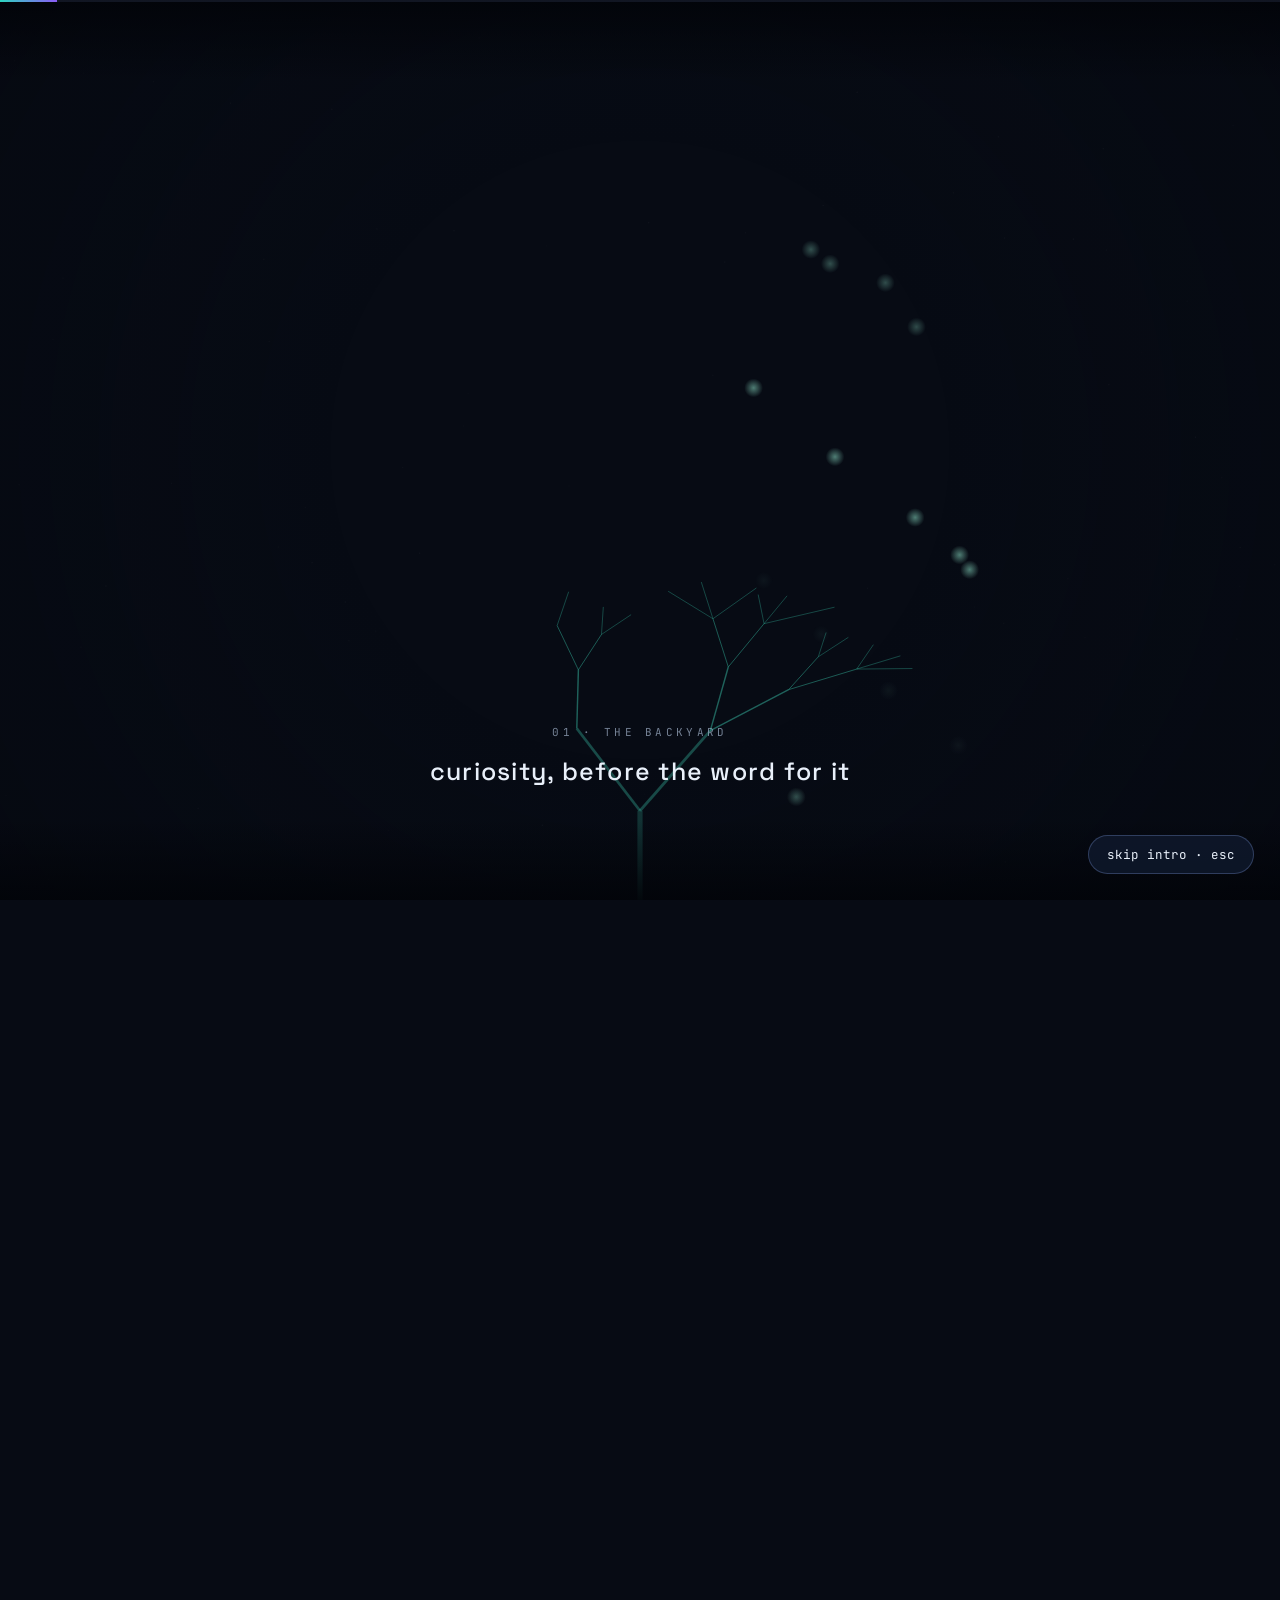
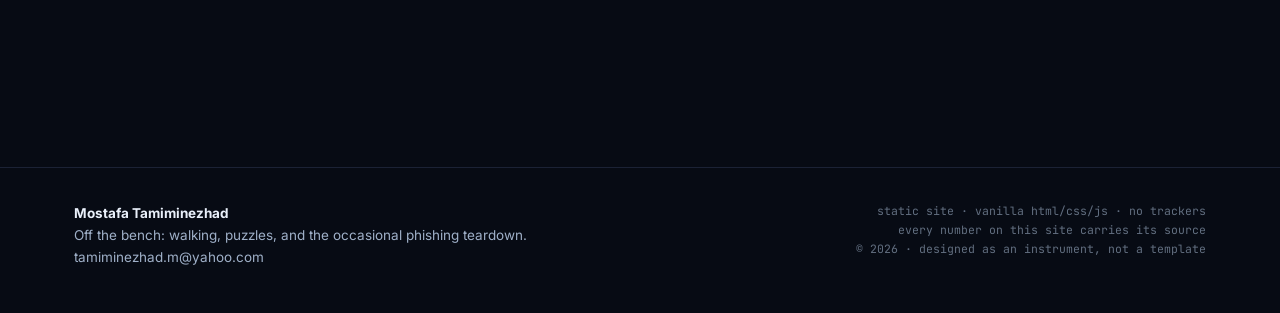
<file: index.html>
<!DOCTYPE html>
<html lang="en">
<head>
<meta charset="UTF-8">
<meta name="viewport" content="width=device-width, initial-scale=1">
<title>Mostafa Tamiminezhad — Computational Biologist · Multi-Modal Data Analytics</title>
<meta name="description" content="Portfolio of Mostafa Tamiminezhad: bioinformatics, AI in medicine, digital pathology, survival modeling and teaching. From virus genomes to patient outcomes.">
<meta name="theme-color" content="#070b14">
<meta property="og:title" content="Mostafa Tamiminezhad — Computational Biologist">
<meta property="og:description" content="I teach machines to read biology — from virus genomes to patient outcomes.">
<meta property="og:image" content="assets/images/og.png">
<meta property="og:type" content="website">
<link rel="icon" type="image/svg+xml" href="assets/images/favicon.svg">
<link rel="preconnect" href="https://fonts.googleapis.com">
<link rel="preconnect" href="https://fonts.gstatic.com" crossorigin>
<link href="https://fonts.googleapis.com/css2?family=Space+Grotesk:wght@500;700&family=Inter:wght@400;500;700&family=JetBrains+Mono:wght@400;500&display=swap" rel="stylesheet">
<link rel="stylesheet" href="assets/css/style.css">
</head>
<body>
<a class="skip-link" href="#main">Skip to content</a>

<div class="film" id="film" role="dialog" aria-label="Introductory film — press Escape or the skip button to jump to the portfolio">
  <canvas id="film-canvas"></canvas>
  <div class="film-caps">
    <div class="film-cap"><span class="k">01 · the backyard</span><b>curiosity, before the word for it</b></div>
    <div class="film-cap"><span class="k">02 · the first craft</span><b>motion design, self-taught</b></div>
    <div class="film-cap"><span class="k">03 · the convergence</span><b>two languages, one question</b></div>
    <div class="film-cap"><span class="k">04 · the lens</span><b>teaching the microscope to see</b></div>
    <div class="film-cap"><span class="k">05 · the call</span><b>88 references → one calibrated subtype</b></div>
    <div class="film-cap"><span class="k">06 · the outcome</span><b>from cohort → clinic</b></div>
  </div>
  <div class="film-title film-cap">
    <div class="mono-tag">Multi-Modal Data Analytics</div>
    <h2>MOSTAFA<br>TAMIMINEZHAD</h2>
    <p class="chain">sequence → subtype → transcript → image → outcome → person</p>
  </div>
  <div class="prog"><i id="film-prog"></i></div>
  <button class="skip" type="button">skip intro · esc</button>
</div>

<header class="site">
  <div class="wrap nav">
    <a class="brand" href="index.html"><span class="mark">MT</span><span class="who">Mostafa <span>Tamiminezhad</span></span></a>
    <button class="nav-burger" aria-expanded="false" aria-controls="navlinks" aria-label="Toggle navigation menu">☰</button>
    <nav class="nav-links" id="navlinks" aria-label="Primary">
      <a href="index.html" aria-current="page">Work</a>
      <a href="story.html">Story</a>
      <a href="projects.html">Projects</a>
      <a href="teaching.html">Teaching</a>
      <a href="credentials.html">Credentials</a>
      <a class="nav-cta" href="credentials.html#contact">Contact</a>
    </nav>
  </div>
</header>

<main id="main">
  <div class="wrap">
    <section class="hero">
      <div class="reveal" style="--d:.05s">
        <span class="kicker">Multi-Modal Data Analytics</span>
        <h1 class="name">Mostafa<br><span class="grad">Tamiminezhad</span></h1>
        <p class="headline">I teach machines to read biology — from virus genomes to patient outcomes.</p>
        <p class="subline">bioinformatics · digital pathology · survival modeling · teaching</p>
        <div class="chips">
          <span class="chip c-teal">BK virus → calibrated classifier</span>
          <span class="chip c-teal">kidney transcriptomics</span>
          <span class="chip c-amber">500-patient CKD portal</span>
          <span class="chip c-violet">H&amp;E slides → attention heatmaps</span>
          <span class="chip c-rose">Persian-language lecturer</span>
        </div>
        <div class="cta-row">
          <a class="btn primary" href="projects.html">Explore the projects</a>
          <a class="btn ghost" href="story.html">Read the full story →</a>
        </div>
      </div>
      <div class="hero-side reveal" style="--d:.22s">
        <div class="showcase hero-size">
          <canvas id="capsid"></canvas>
          <div class="hud">
            <span class="mode">COHORT · 500 patients</span>
            <span class="hint">drag to disturb · ← → to change mode</span>
          </div>
        </div>
        <div class="instrument-info" id="instrument-info"></div>
      </div>
    </section>

    <div class="stat-strip reveal" id="stat-strip" style="--d:.34s"></div>

    <section class="block">
      <div class="block-head reveal">
        <h2>Featured work</h2>
        <p>Three artifacts that show the whole ladder: clinical deployment, genomic machine learning, and reproduction-grade transcriptomics.</p>
      </div>
      <div class="grid-3" id="featured"></div>
      <p class="reveal" style="margin-top:22px"><a href="projects.html">All projects, with full metric rows and provenance →</a></p>
    </section>

    <section class="block">
      <div class="block-head reveal">
        <h2>The classifier that learned to see subtypes</h2>
        <p>Version 2 of the BK polyomavirus pipeline rebuilt preprocessing around explicit k-mer vocabularies and pushed cross-validated balanced accuracy from 0.817 to 0.896 — with the tie honestly disclosed.</p>
      </div>
      <div class="viz reveal" id="viz-ladder" aria-label="Interactive chart: model accuracy ladder"></div>
      <div class="prov reveal">source · BK-Virus-Subtype-Classification README v2.1.0 · LOOCV balanced accuracy · random_state=42 · fig14 publishes decision boundaries of seven model families in the PCA plane</div>
    </section>

    <section class="block story-band">
      <div class="block-head reveal">
        <h2>Eight chapters, one instrument</h2>
        <p>A backyard full of insects, a bankrupted family business, a coffee roaster's shift, a motion-design freelance career — and the research center where all of it converged.</p>
      </div>
      <div class="grid-3">
        <a class="story-card reveal" href="story.html#ch-2" style="--d:.05s">
          <span class="ch-year">2018–2019</span>
          <h3>Medicine admitted, life interrupted</h3>
          <p>Gold medal in Oman, admission to medicine in the UAE — then the bankruptcy that sent the family home.</p>
          <span class="go-line">chapter 02 →</span>
        </a>
        <a class="story-card reveal" href="story.html#ch-6" style="--d:.12s">
          <span class="ch-year">2022–2024</span>
          <h3>Teaching what he wished he'd had</h3>
          <p>From a poster-session observation to book clubs, a university TA role, and a nine-lecture course in Persian.</p>
          <span class="go-line">chapter 06 →</span>
        </a>
        <a class="story-card reveal" href="story.html#ch-8" style="--d:.19s">
          <span class="ch-year">horizon</span>
          <h3>A decision-support knowledge base</h3>
          <p>The long game: time-to-event frameworks carried all the way into clinical pipelines, at home.</p>
          <span class="go-line">chapter 08 →</span>
        </a>
      </div>
      <p class="reveal" style="margin-top:22px"><a href="story.html">Read the long way to the lens, all eight chapters →</a></p>
    </section>

    <section class="block">
      <div class="block-head reveal">
        <h2>From the manuscript drawer</h2>
        <p>Eight publication records — in press, under review, in progress. Three of them define the current edge.</p>
      </div>
      <div class="pub-list compact" id="pub-teaser"></div>
      <p class="reveal" style="margin-top:18px"><a href="credentials.html">The full verified record — publications, awards, certifications →</a></p>
    </section>

    <section class="block">
      <div class="block-head reveal">
        <h2>Channels</h2>
        <p>Code, credentials, lectures and field notes — each channel is a different surface of the same practice.</p>
      </div>
      <div class="grid-3" data-channels></div>
    </section>
  </div>
</main>

<footer class="site">
  <div class="wrap cols">
    <div>
      <b style="color:var(--ink)">Mostafa Tamiminezhad</b><br>
      <span id="human-line"></span><br>
      <a href="mailto:tamiminezhad.m@yahoo.com">tamiminezhad.m@yahoo.com</a>
    </div>
    <div class="mono" style="text-align:right">
      static site · vanilla html/css/js · no trackers<br>
      every number on this site carries its source<br>
      © <span id="yr"></span> · designed as an instrument, not a template
    </div>
  </div>
</footer>

<noscript><style>.reveal{opacity:1 !important;transform:none !important}</style></noscript>
<noscript>
  <div class="noscript-facts">
    <h2>Mostafa Tamiminezhad</h2>
    <p>Computational biologist and AI researcher. Research assistant at the Shiraz Transplant Research Center — multi-modal data integration for precision medicine: deep learning models that fuse medical imaging and genomics to predict disease outcomes.</p>
    <p>Publications: 8 records (in press · under review · in progress) across cancer genomics, BK polyomavirus, kidney tissue engineering and digital pathology AI.</p>
    <p>Highlights: BK virus subtype classifier (CV balanced accuracy 0.896) · 8,596 DEGs reproduced from GSE58438 · 500-patient CKD survival portal · 112 VP1 reference sequences · 9-lecture Persian bioinformatics course · Best AI-Driven Startup Idea (Doctor in Pocket) · Gold Medal, National University of Oman Science Fair.</p>
    <p>Contact: tamiminezhad.m@yahoo.com · github.com/M7tnj · linkedin.com/in/mostafa-tamiminezhad · youtube.com/@adatadoc · instagram.com/oncology.ai · kaggle.com/mostafatamiminezhad · ORCID 0000-0001-7219-7613</p>
  </div>
</noscript>

<script type="module" src="assets/js/main.js"></script>
<script type="module" src="assets/js/showpiece.js"></script>
<script type="module" src="assets/js/intro.js"></script>
</body>
</html>
</file>
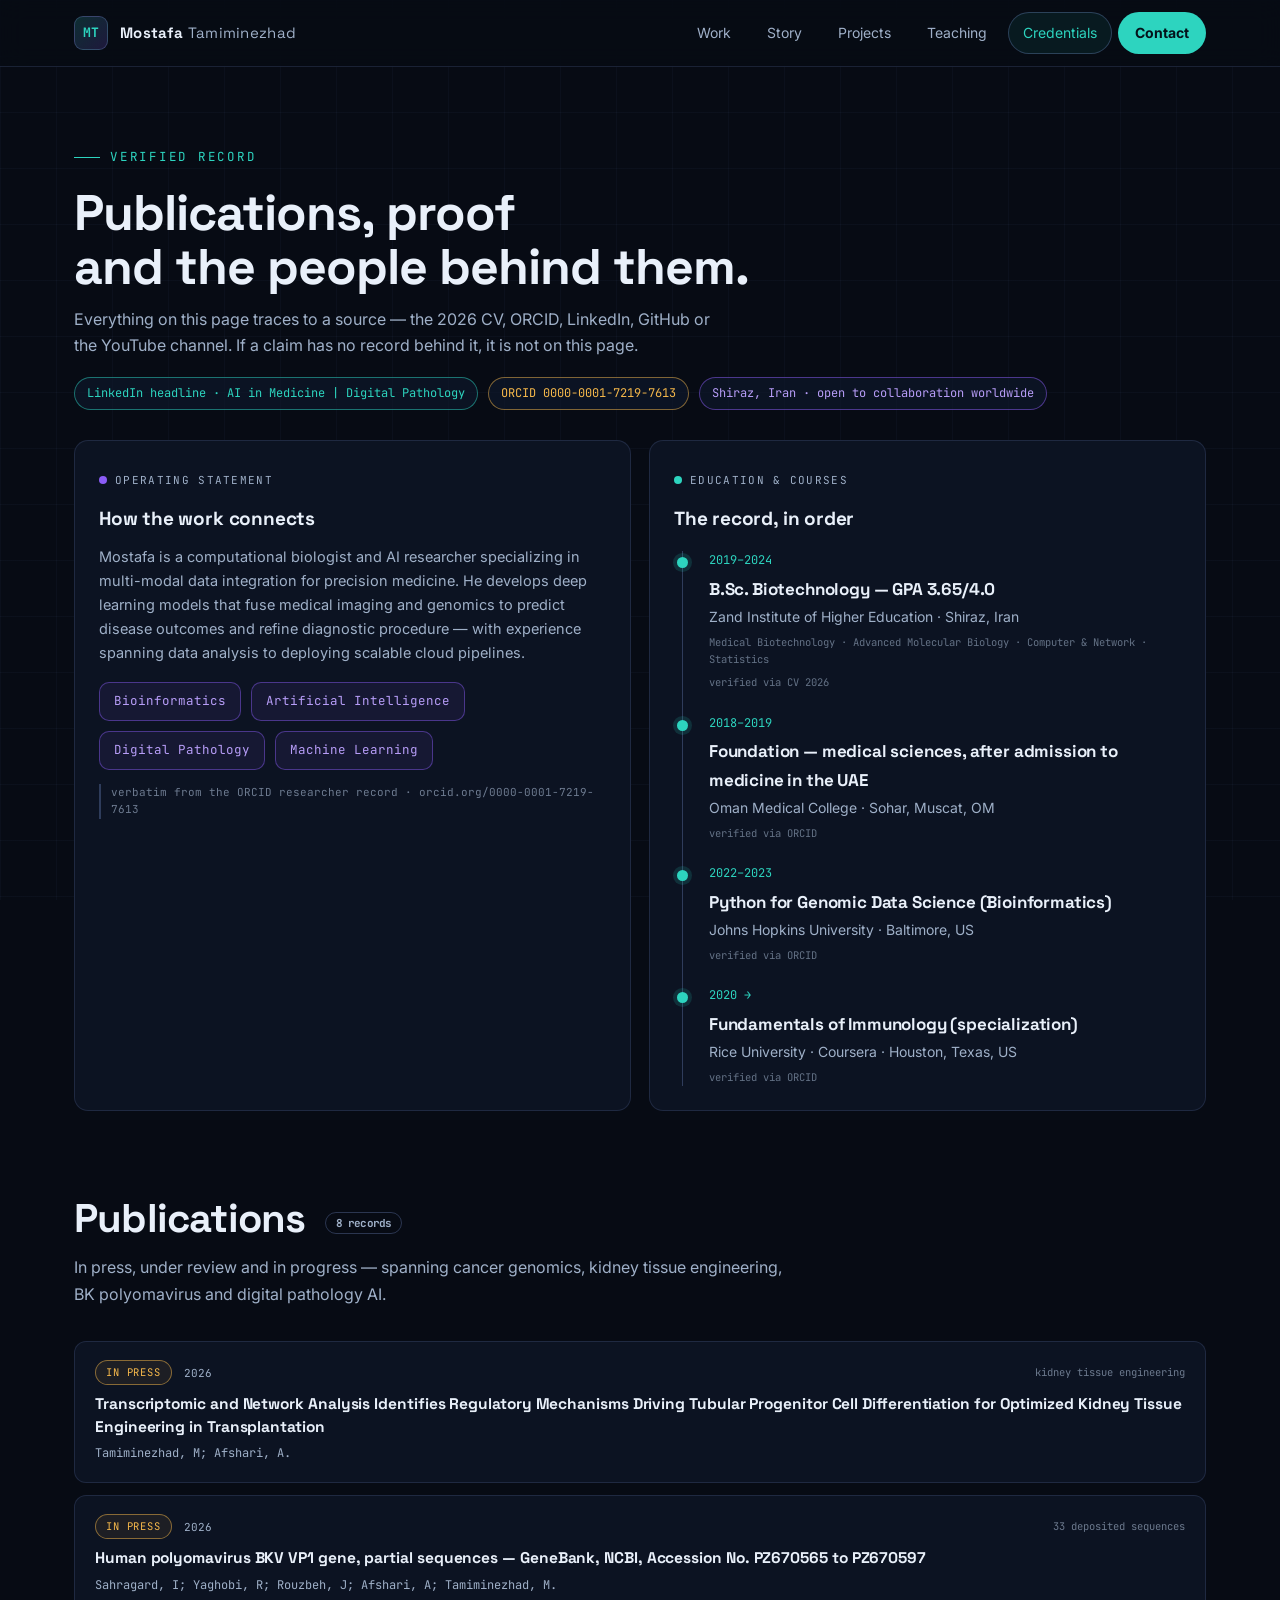
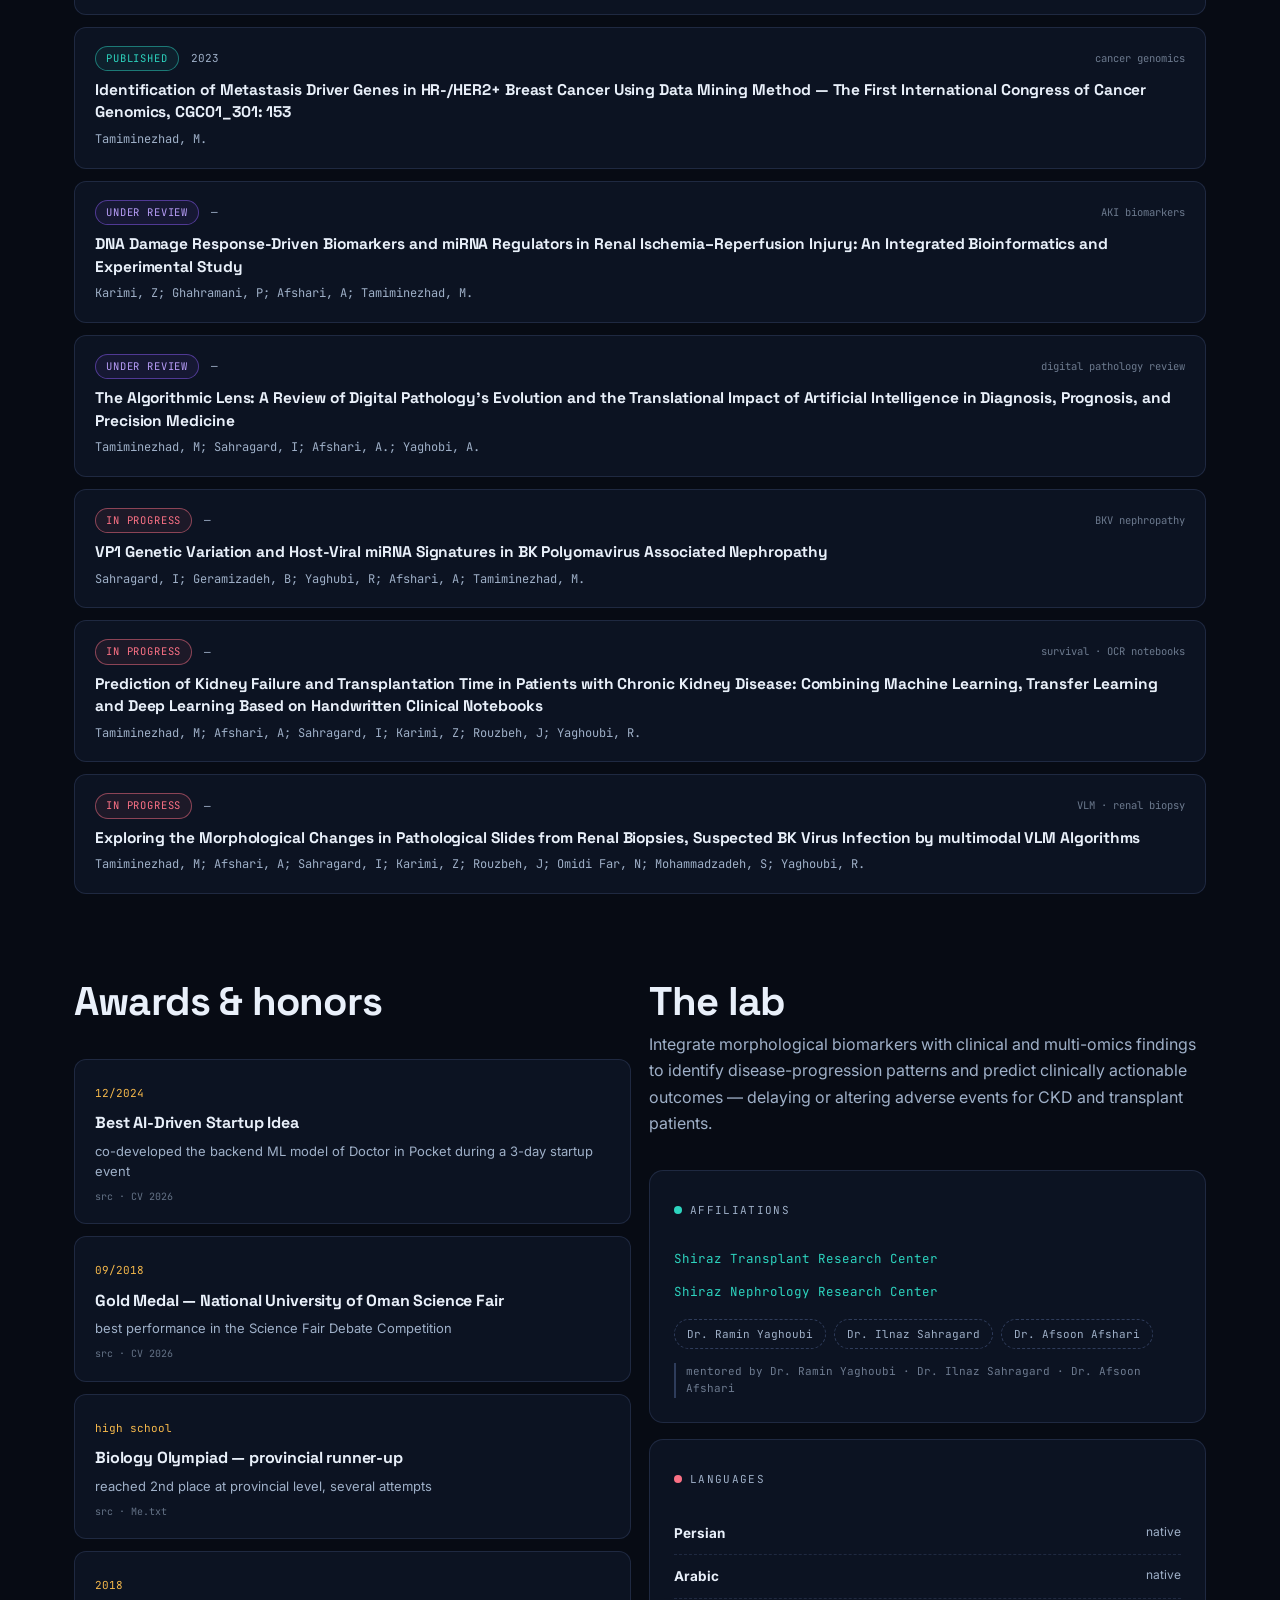
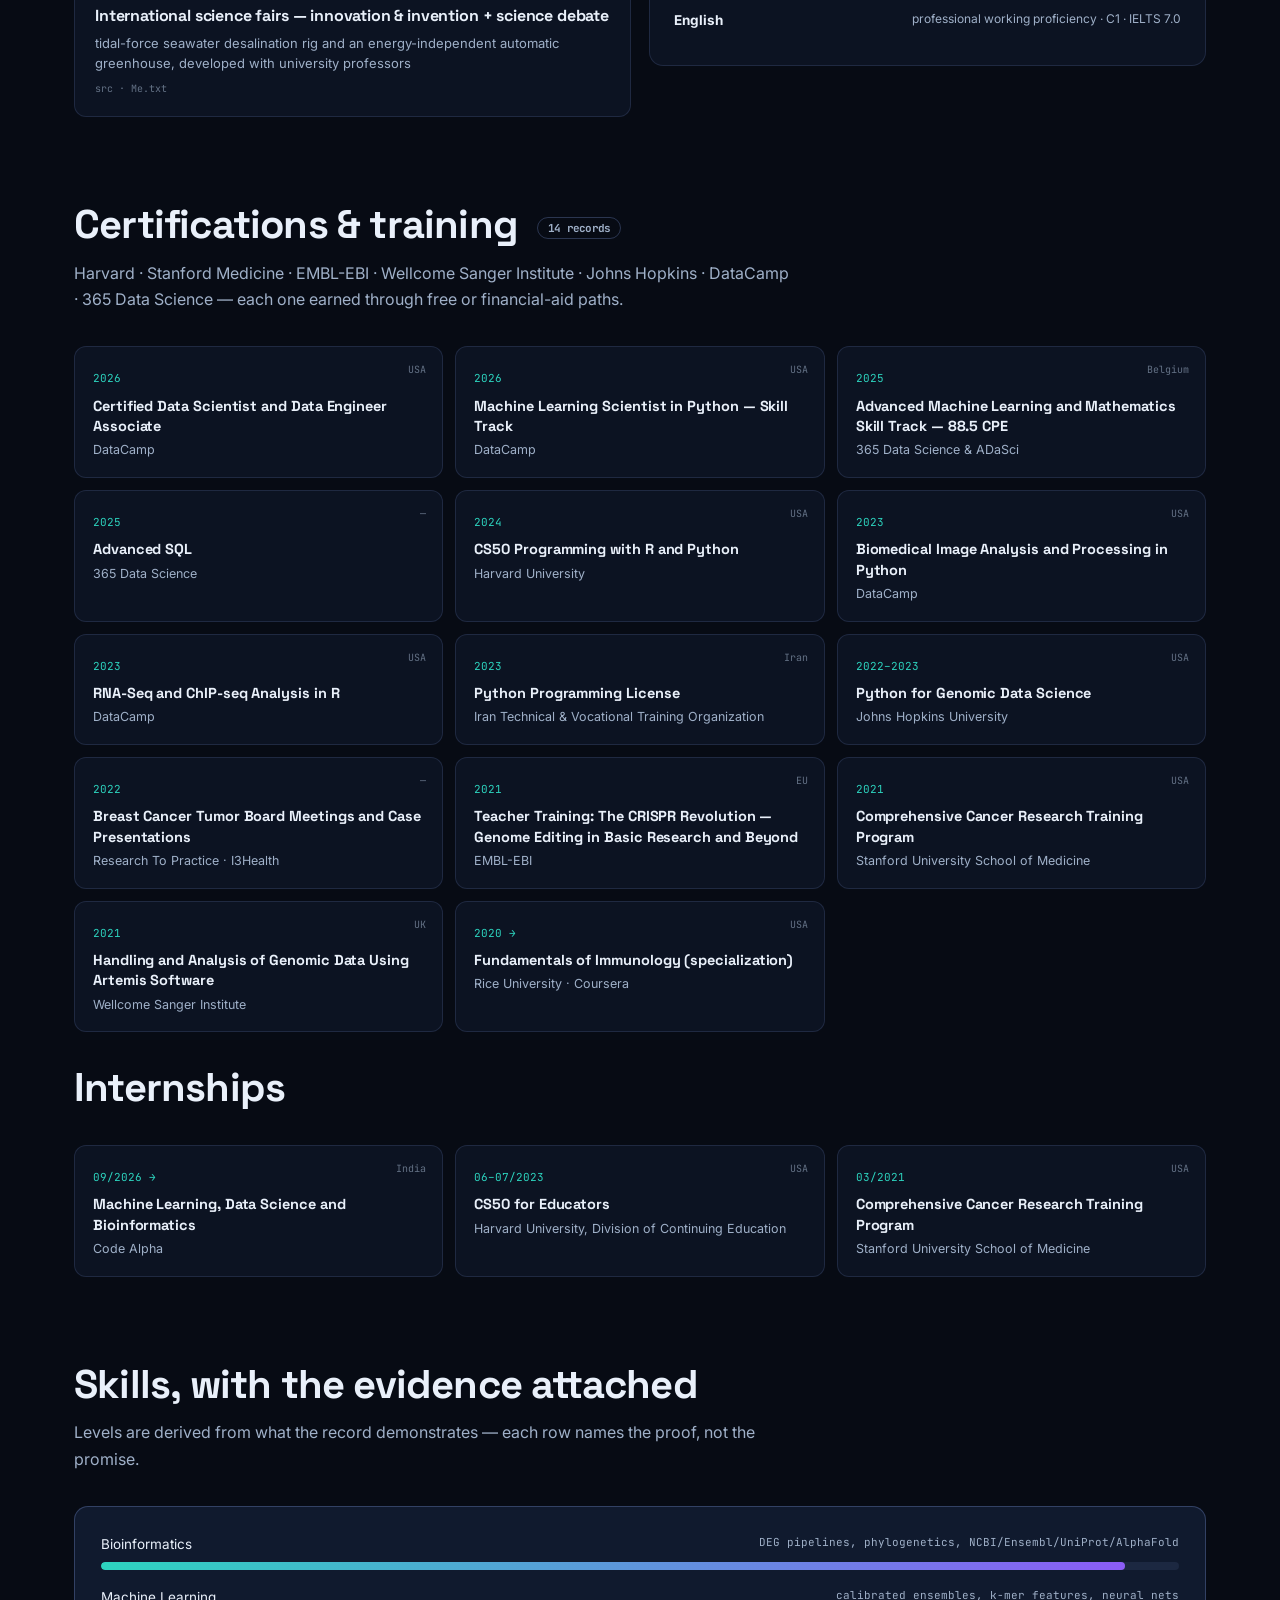
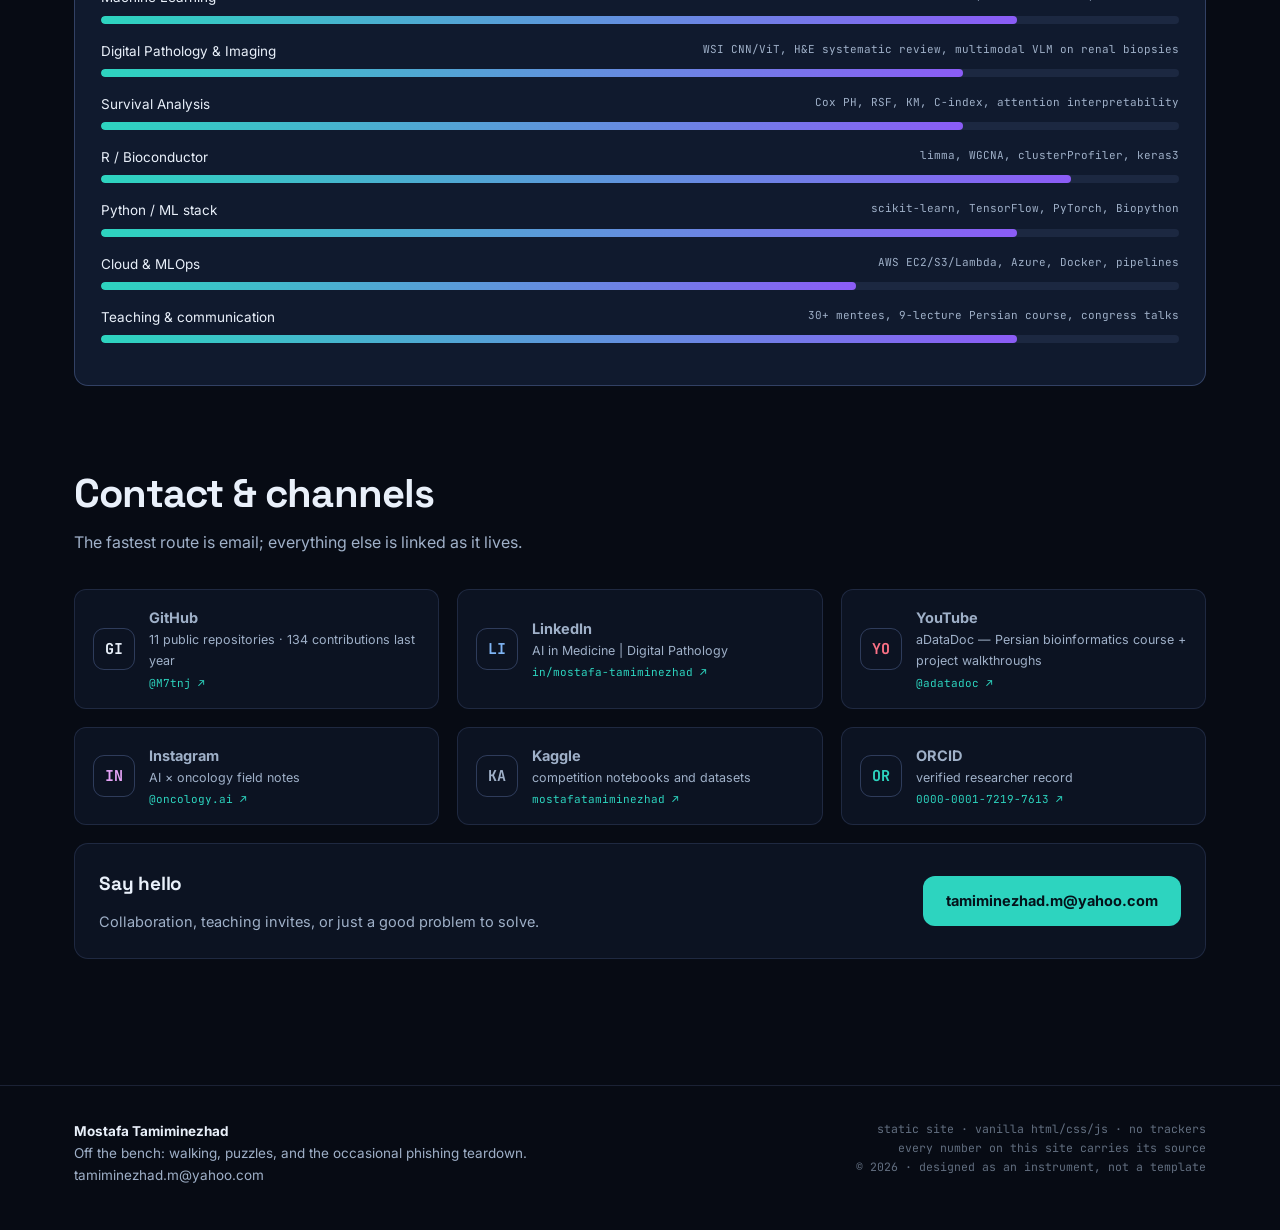
<file: credentials.html>
<!DOCTYPE html>
<html lang="en">
<head>
<meta charset="UTF-8">
<meta name="viewport" content="width=device-width, initial-scale=1">
<title>Credentials — Mostafa Tamiminezhad</title>
<meta name="description" content="Verified record: publications in press and review, awards, certifications from Harvard, Stanford, EMBL-EBI and the Wellcome Sanger Institute, skills evidence and contact channels.">
<meta name="theme-color" content="#070b14">
<meta property="og:title" content="Credentials — Mostafa Tamiminezhad">
<meta property="og:description" content="Publications, awards, certifications, skills evidence and contact.">
<meta property="og:image" content="assets/images/og.png">
<link rel="icon" type="image/svg+xml" href="assets/images/favicon.svg">
<link rel="preconnect" href="https://fonts.googleapis.com">
<link rel="preconnect" href="https://fonts.gstatic.com" crossorigin>
<link href="https://fonts.googleapis.com/css2?family=Space+Grotesk:wght@500;700&family=Inter:wght@400;500;700&family=JetBrains+Mono:wght@400;500&display=swap" rel="stylesheet">
<link rel="stylesheet" href="assets/css/style.css">
  <noscript><style>.reveal{opacity:1 !important;transform:none !important}</style></noscript>
</head>
<body>
<a class="skip-link" href="#main">Skip to content</a>

<header class="site">
  <div class="wrap nav">
    <a class="brand" href="index.html"><span class="mark">MT</span><span class="who">Mostafa <span>Tamiminezhad</span></span></a>
    <button class="nav-burger" aria-expanded="false" aria-controls="navlinks" aria-label="Toggle navigation menu">☰</button>
    <nav class="nav-links" id="navlinks" aria-label="Primary">
      <a href="index.html">Work</a>
      <a href="story.html">Story</a>
      <a href="projects.html">Projects</a>
      <a href="teaching.html">Teaching</a>
      <a href="credentials.html" aria-current="page">Credentials</a>
      <a class="nav-cta" href="#contact">Contact</a>
    </nav>
  </div>
</header>

<main id="main">
  <div class="wrap">
    <section class="page-head">
      <span class="kicker">Verified record</span>
      <h1>Publications, proof<br>and the people behind them.</h1>
      <p>Everything on this page traces to a source — the 2026 CV, ORCID, LinkedIn, GitHub or the YouTube channel. If a claim has no record behind it, it is not on this page.</p>
      <div class="kw-row" id="cred-chips"></div>
    </section>

    <section class="block" style="padding-top:16px">
      <div class="grid-2">
        <div class="card reveal">
          <span class="case-tag t-violet">operating statement</span>
          <h3>How the work connects</h3>
          <p style="margin-top:8px">Mostafa is a computational biologist and AI researcher specializing in multi-modal data integration for precision medicine. He develops deep learning models that fuse medical imaging and genomics to predict disease outcomes and refine diagnostic procedure — with experience spanning data analysis to deploying scalable cloud pipelines.</p>
          <div class="kw-row" id="keywords"></div>
          <div class="prov">verbatim from the ORCID researcher record · orcid.org/0000-0001-7219-7613</div>
        </div>
        <div class="card reveal" style="--d:.1s">
          <span class="case-tag">education &amp; courses</span>
          <h3>The record, in order</h3>
          <div class="timeline" id="edu-timeline" style="margin-top:16px"></div>
        </div>
      </div>
    </section>

    <section class="block" style="padding-top:0">
      <div class="block-head reveal">
        <h2>Publications <span class="count-chip">8 records</span></h2>
        <p>In press, under review and in progress — spanning cancer genomics, kidney tissue engineering, BK polyomavirus and digital pathology AI.</p>
      </div>
      <div class="pub-list" id="pubs"></div>
    </section>

    <section class="block" style="padding-top:0">
      <div class="grid-2">
        <div>
          <div class="block-head reveal">
            <h2>Awards &amp; honors</h2>
          </div>
          <div class="award-list" id="awards"></div>
        </div>
        <div>
          <div class="block-head reveal">
            <h2>The lab</h2>
            <p id="lab-mission" style="margin-top:6px"></p>
          </div>
          <div class="card reveal" style="--d:.08s">
            <span class="case-tag t-teal">affiliations</span>
            <div id="lab-centers" style="margin-top:10px"></div>
            <div class="prov">mentored by Dr. Ramin Yaghoubi · Dr. Ilnaz Sahragard · Dr. Afsoon Afshari</div>
          </div>
          <div class="card reveal" style="--d:.16s;margin-top:16px">
            <span class="case-tag t-rose">languages</span>
            <div id="langs" style="margin-top:10px"></div>
          </div>
        </div>
      </div>
    </section>

    <section class="block" style="padding-top:0">
      <div class="block-head reveal">
        <h2>Certifications &amp; training <span class="count-chip">14 records</span></h2>
        <p>Harvard · Stanford Medicine · EMBL-EBI · Wellcome Sanger Institute · Johns Hopkins · DataCamp · 365 Data Science — each one earned through free or financial-aid paths.</p>
      </div>
      <div class="cert-grid" id="certs"></div>
      <div class="block-head reveal" style="margin-top:34px">
        <h2>Internships</h2>
      </div>
      <div class="cert-grid" id="internships"></div>
    </section>

    <section class="block" style="padding-top:0">
      <div class="block-head reveal">
        <h2>Skills, with the evidence attached</h2>
        <p>Levels are derived from what the record demonstrates — each row names the proof, not the promise.</p>
      </div>
      <div class="viz reveal" id="skill-map" aria-label="Skill map with evidence"></div>
    </section>

    <section class="block" style="padding-top:0" id="contact">
      <div class="block-head reveal">
        <h2>Contact &amp; channels</h2>
        <p>The fastest route is email; everything else is linked as it lives.</p>
      </div>
      <div class="grid-3" data-channels></div>
      <div class="card reveal" style="margin-top:18px;display:flex;justify-content:space-between;align-items:center;gap:18px;flex-wrap:wrap">
        <div>
          <h3 style="font-family:var(--disp)">Say hello</h3>
          <p style="color:var(--dim);font-size:14.5px">Collaboration, teaching invites, or just a good problem to solve.</p>
        </div>
        <a class="btn primary" href="mailto:tamiminezhad.m@yahoo.com">tamiminezhad.m@yahoo.com</a>
      </div>
    </section>
  </div>
</main>

<footer class="site">
  <div class="wrap cols">
    <div>
      <b style="color:var(--ink)">Mostafa Tamiminezhad</b><br>
      <span id="human-line"></span><br>
      <a href="mailto:tamiminezhad.m@yahoo.com">tamiminezhad.m@yahoo.com</a>
    </div>
    <div class="mono" style="text-align:right">
      static site · vanilla html/css/js · no trackers<br>
      every number on this site carries its source<br>
      © <span id="yr"></span> · designed as an instrument, not a template
    </div>
  </div>
</footer>

<script type="module" src="assets/js/main.js"></script>
</body>
</html>
</file>
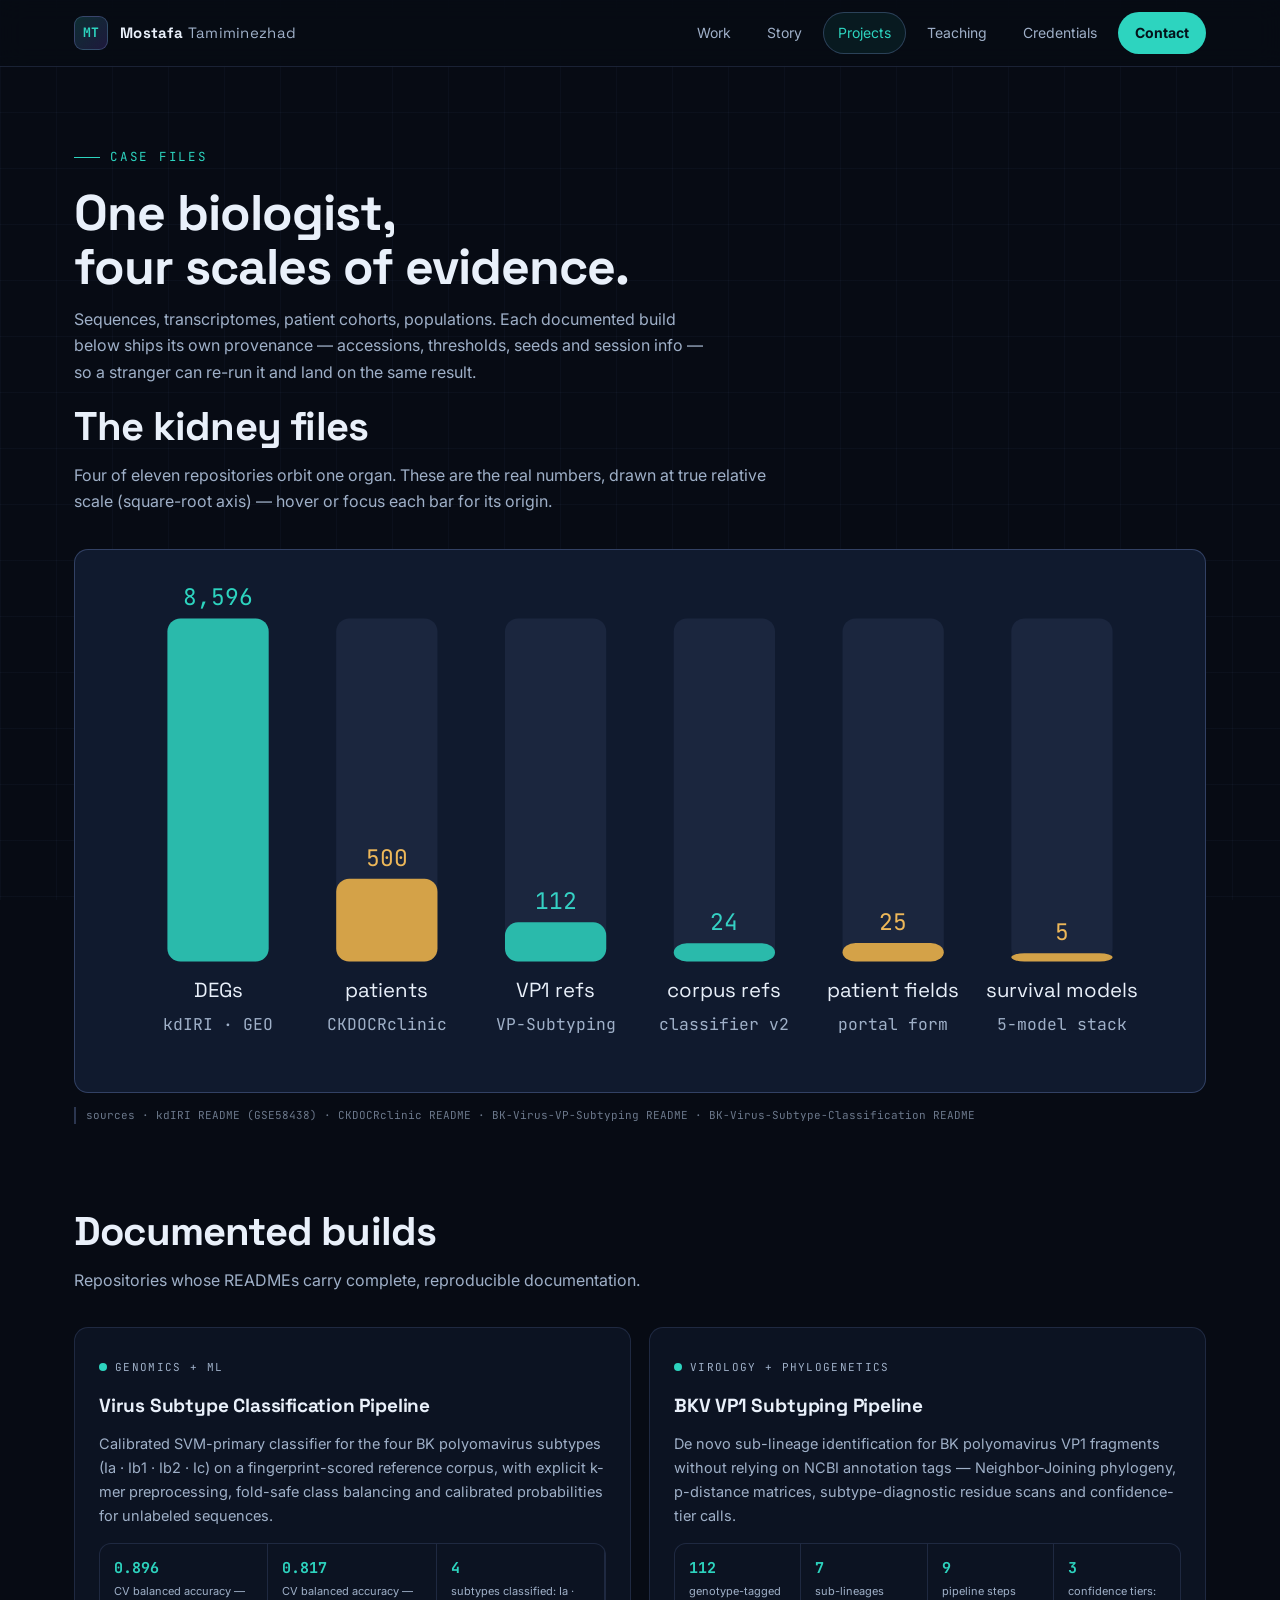
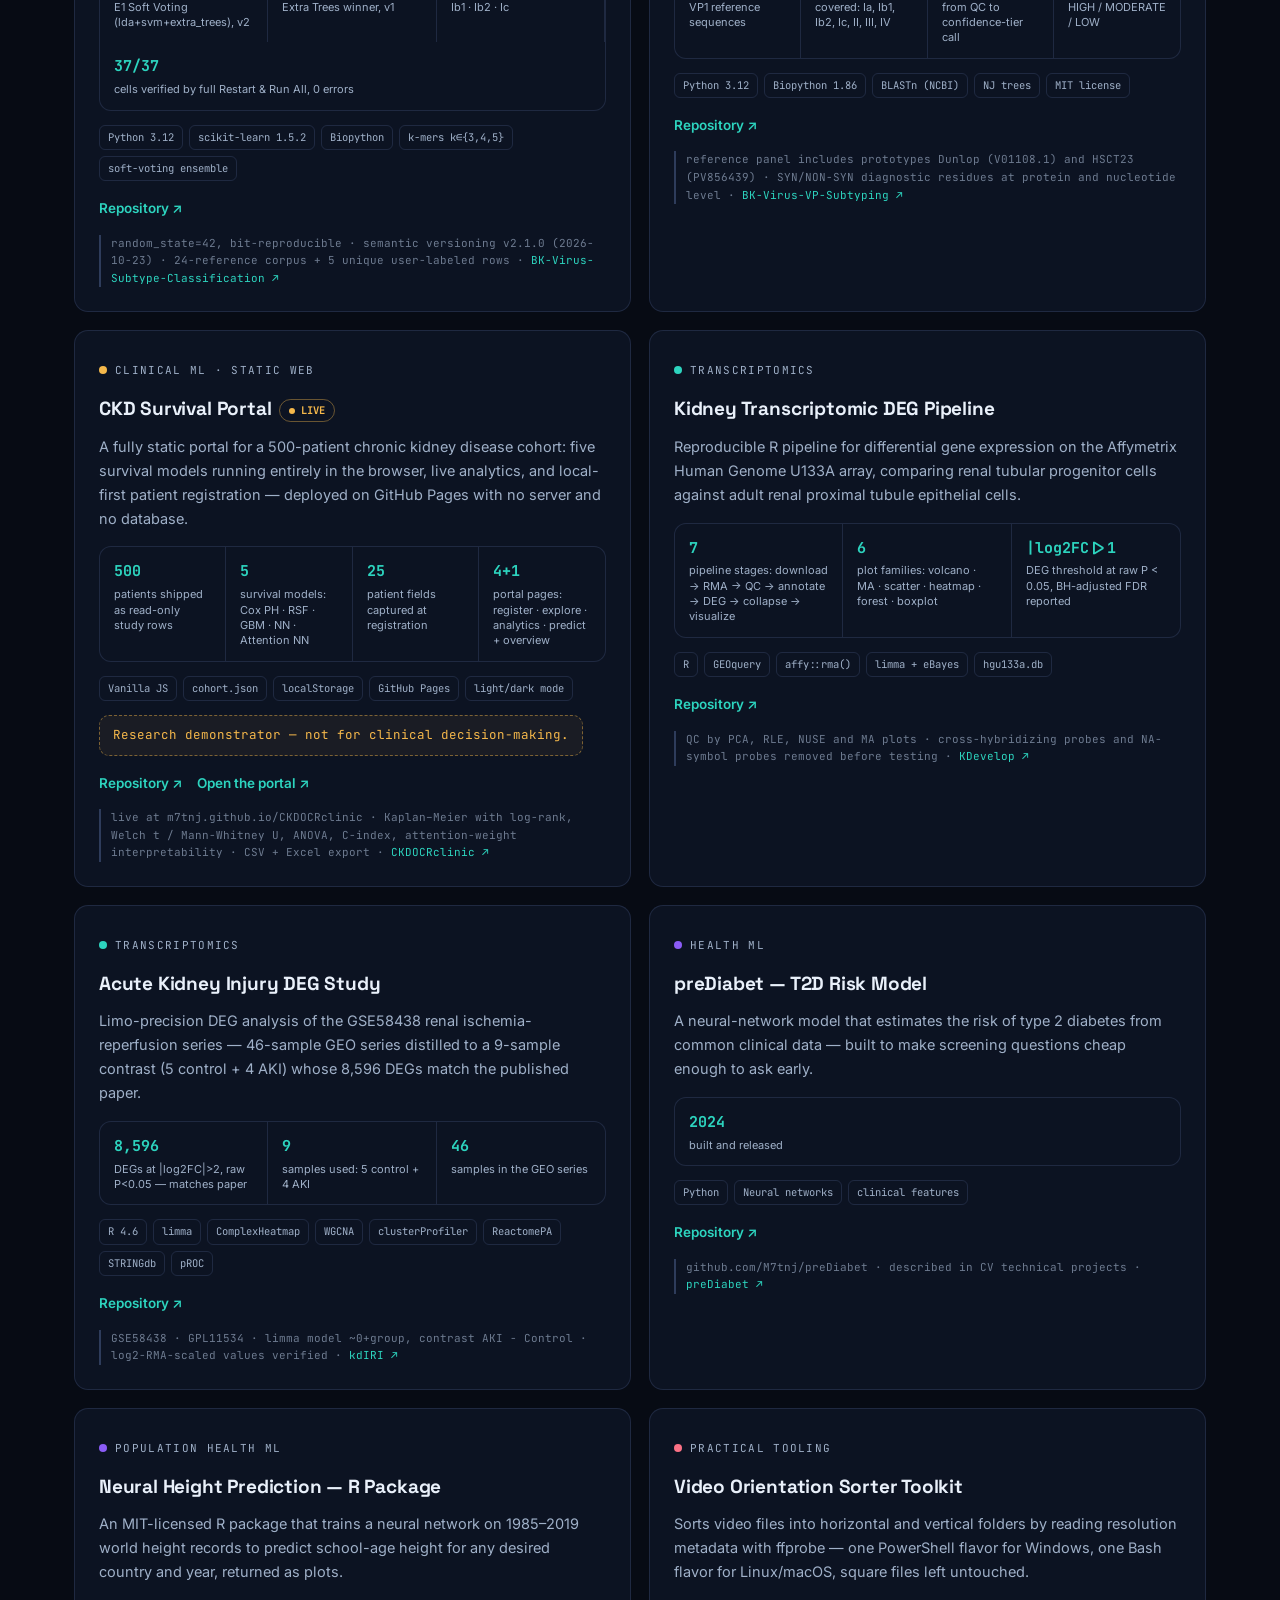
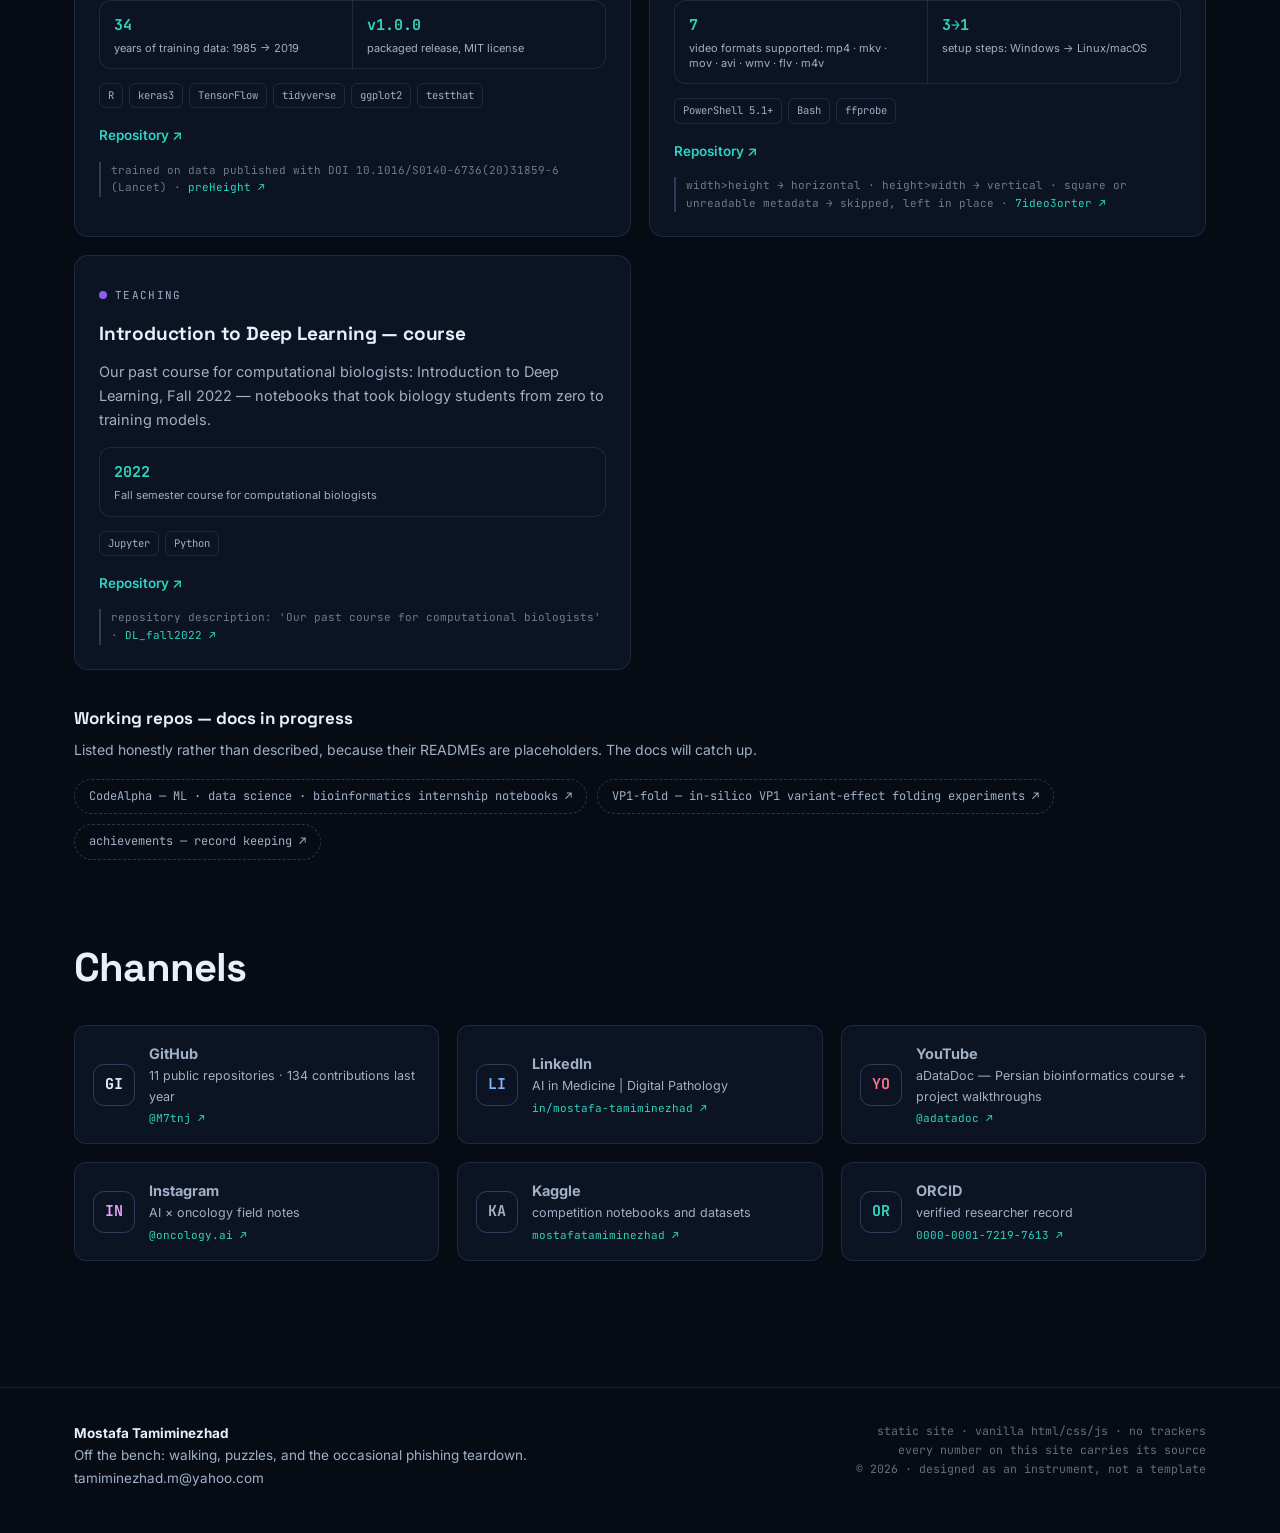
<file: projects.html>
<!DOCTYPE html>
<html lang="en">
<head>
<meta charset="UTF-8">
<meta name="viewport" content="width=device-width, initial-scale=1">
<title>Projects — Mostafa Tamiminezhad</title>
<meta name="description" content="Case files from the lab: BK virus classifiers, kidney transcriptomic pipelines, a 500-patient CKD survival portal and an R package — every metric source-tagged.">
<meta name="theme-color" content="#070b14">
<meta property="og:title" content="Projects — Mostafa Tamiminezhad">
<meta property="og:description" content="From virus genomes to patient outcomes: eight documented builds.">
<meta property="og:image" content="assets/images/og.png">
<link rel="icon" type="image/svg+xml" href="assets/images/favicon.svg">
<link rel="preconnect" href="https://fonts.googleapis.com">
<link rel="preconnect" href="https://fonts.gstatic.com" crossorigin>
<link href="https://fonts.googleapis.com/css2?family=Space+Grotesk:wght@500;700&family=Inter:wght@400;500;700&family=JetBrains+Mono:wght@400;500&display=swap" rel="stylesheet">
<link rel="stylesheet" href="assets/css/style.css">
  <noscript><style>.reveal{opacity:1 !important;transform:none !important}</style></noscript>
</head>
<body>
<a class="skip-link" href="#main">Skip to content</a>

<header class="site">
  <div class="wrap nav">
    <a class="brand" href="index.html"><span class="mark">MT</span><span class="who">Mostafa <span>Tamiminezhad</span></span></a>
    <button class="nav-burger" aria-expanded="false" aria-controls="navlinks" aria-label="Toggle navigation menu">☰</button>
    <nav class="nav-links" id="navlinks" aria-label="Primary">
      <a href="index.html">Work</a>
      <a href="story.html">Story</a>
      <a href="projects.html" aria-current="page">Projects</a>
      <a href="teaching.html">Teaching</a>
      <a href="credentials.html">Credentials</a>
      <a class="nav-cta" href="credentials.html#contact">Contact</a>
    </nav>
  </div>
</header>

<main id="main">
  <div class="wrap">
    <section class="page-head">
      <span class="kicker">Case files</span>
      <h1>One biologist,<br>four scales of evidence.</h1>
      <p>Sequences, transcriptomes, patient cohorts, populations. Each documented build below ships its own provenance — accessions, thresholds, seeds and session info — so a stranger can re-run it and land on the same result.</p>
    </section>

    <section class="block" style="padding-top:12px">
      <div class="block-head reveal">
        <h2>The kidney files</h2>
        <p>Four of eleven repositories orbit one organ. These are the real numbers, drawn at true relative scale (square-root axis) — hover or focus each bar for its origin.</p>
      </div>
      <div class="viz reveal" id="viz-kidney" aria-label="Interactive chart: kidney project metrics"></div>
      <div class="prov reveal">sources · kdIRI README (GSE58438) · CKDOCRclinic README · BK-Virus-VP-Subtyping README · BK-Virus-Subtype-Classification README</div>
    </section>

    <section class="block" style="padding-top:0">
      <div class="block-head reveal">
        <h2>Documented builds</h2>
        <p>Repositories whose READMEs carry complete, reproducible documentation.</p>
      </div>
      <div class="grid-2" id="all-projects"></div>

      <div class="reveal" style="margin-top:34px">
        <h3 style="font-family:var(--disp);font-size:17px">Working repos — docs in progress</h3>
        <p style="color:var(--dim);font-size:14px;margin-top:6px">Listed honestly rather than described, because their READMEs are placeholders. The docs will catch up.</p>
        <div class="working-strip" id="working-strip"></div>
      </div>
    </section>

    <section class="block" style="padding-top:0">
      <div class="block-head reveal">
        <h2>Channels</h2>
      </div>
      <div class="grid-3" data-channels></div>
    </section>
  </div>
</main>

<footer class="site">
  <div class="wrap cols">
    <div>
      <b style="color:var(--ink)">Mostafa Tamiminezhad</b><br>
      <span id="human-line"></span><br>
      <a href="mailto:tamiminezhad.m@yahoo.com">tamiminezhad.m@yahoo.com</a>
    </div>
    <div class="mono" style="text-align:right">
      static site · vanilla html/css/js · no trackers<br>
      every number on this site carries its source<br>
      © <span id="yr"></span> · designed as an instrument, not a template
    </div>
  </div>
</footer>

<script type="module" src="assets/js/main.js"></script>
</body>
</html>
</file>
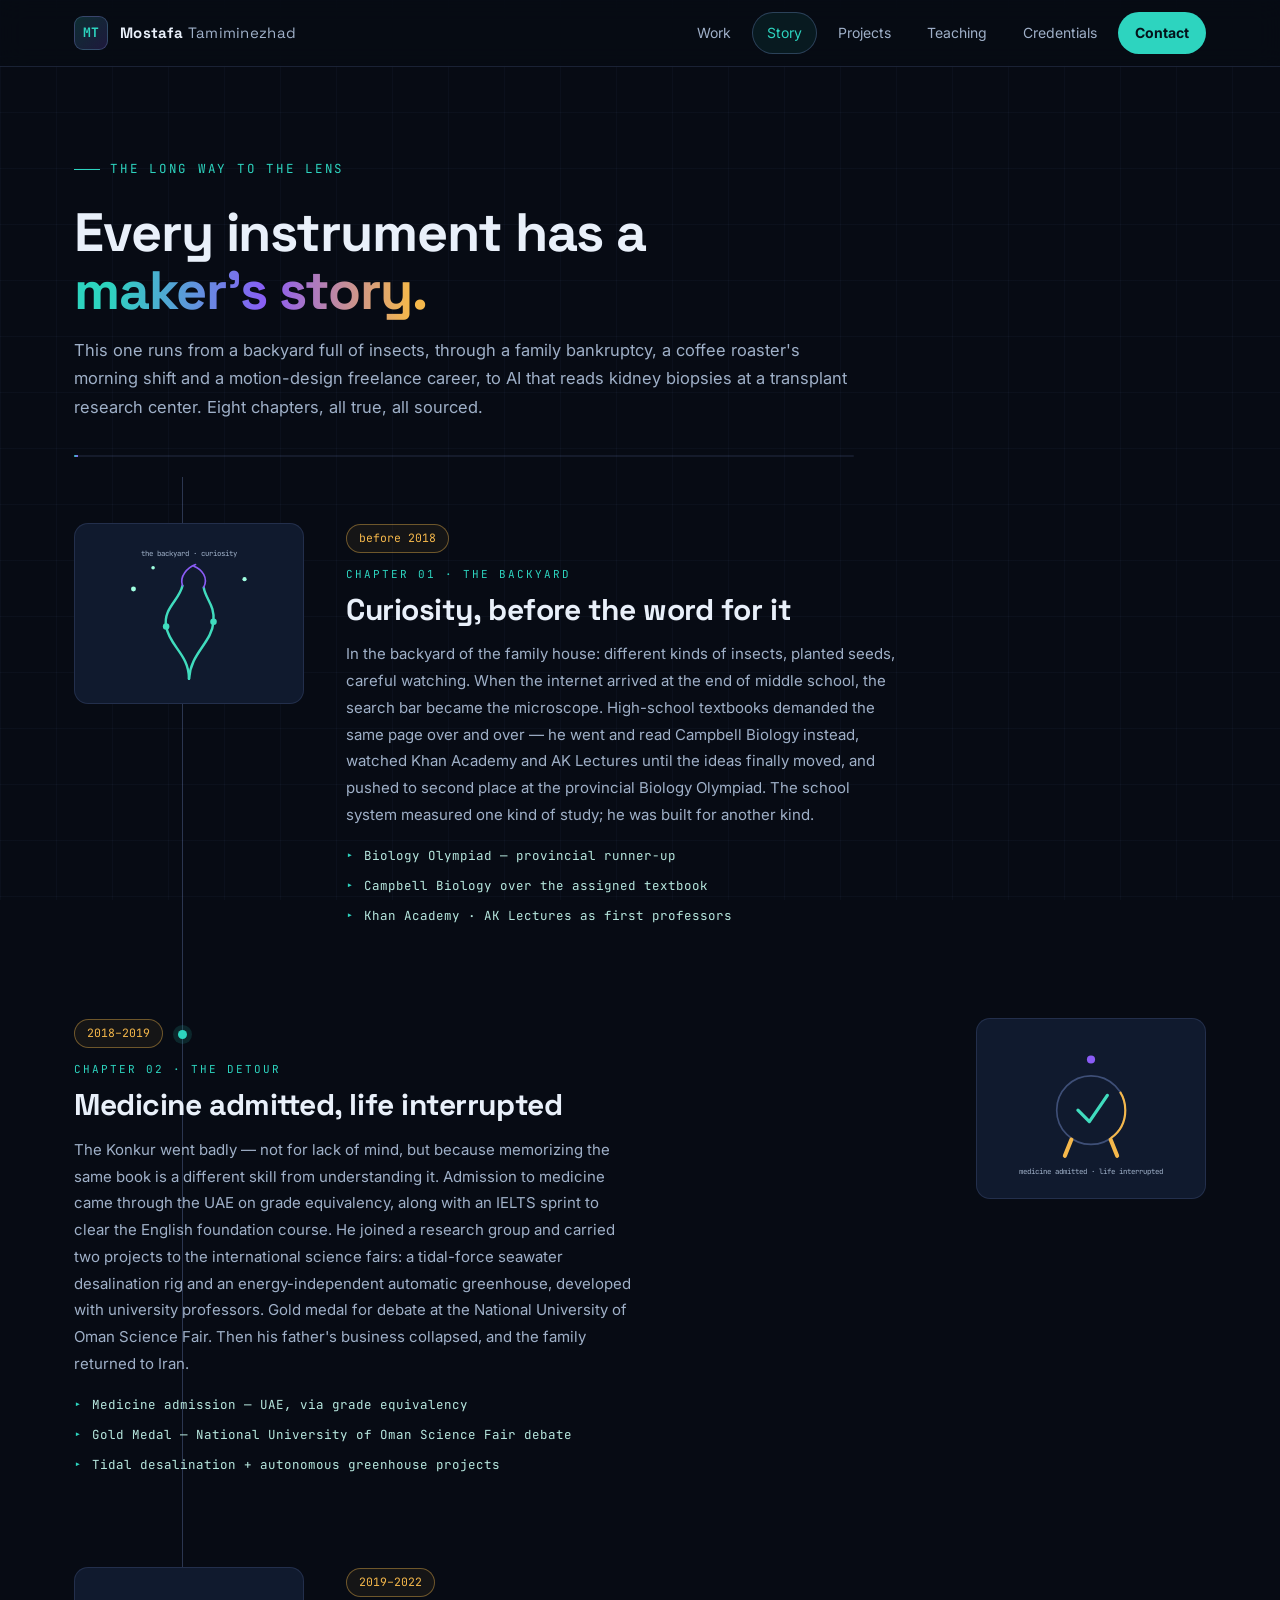
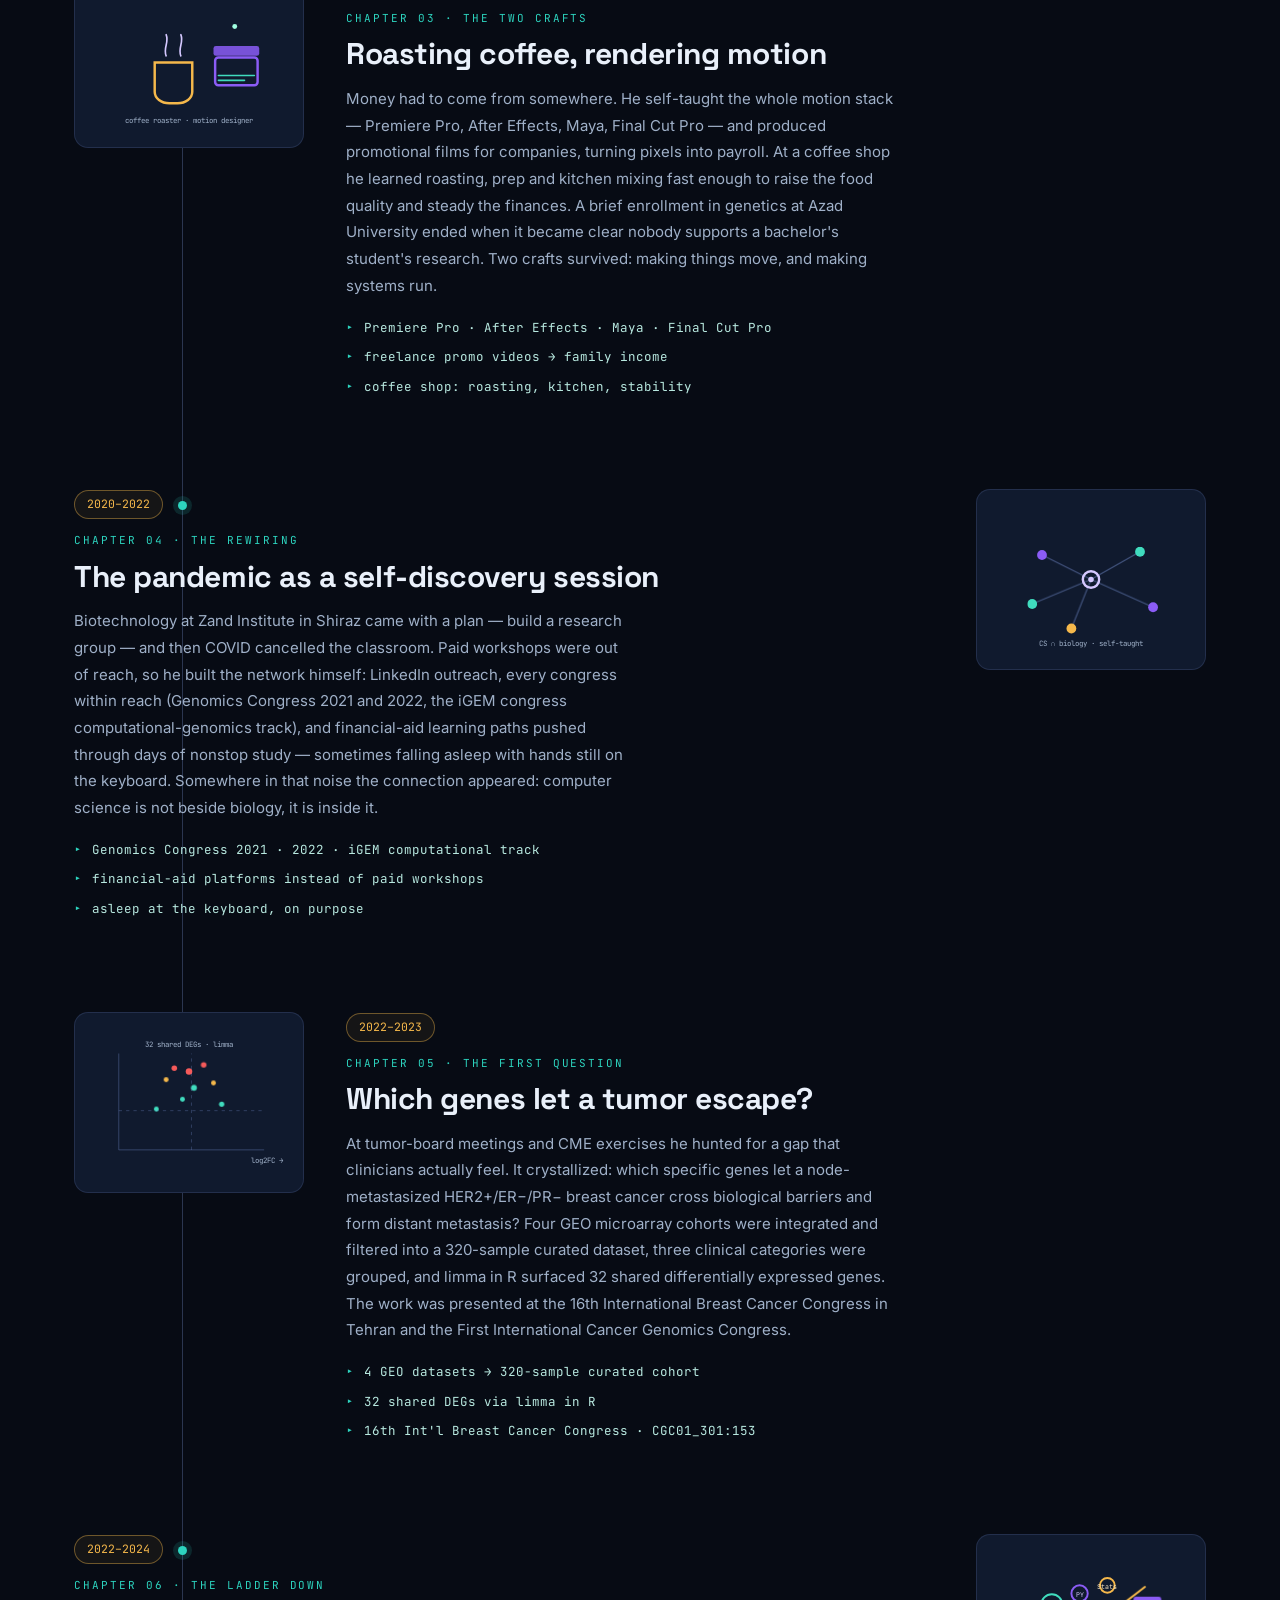
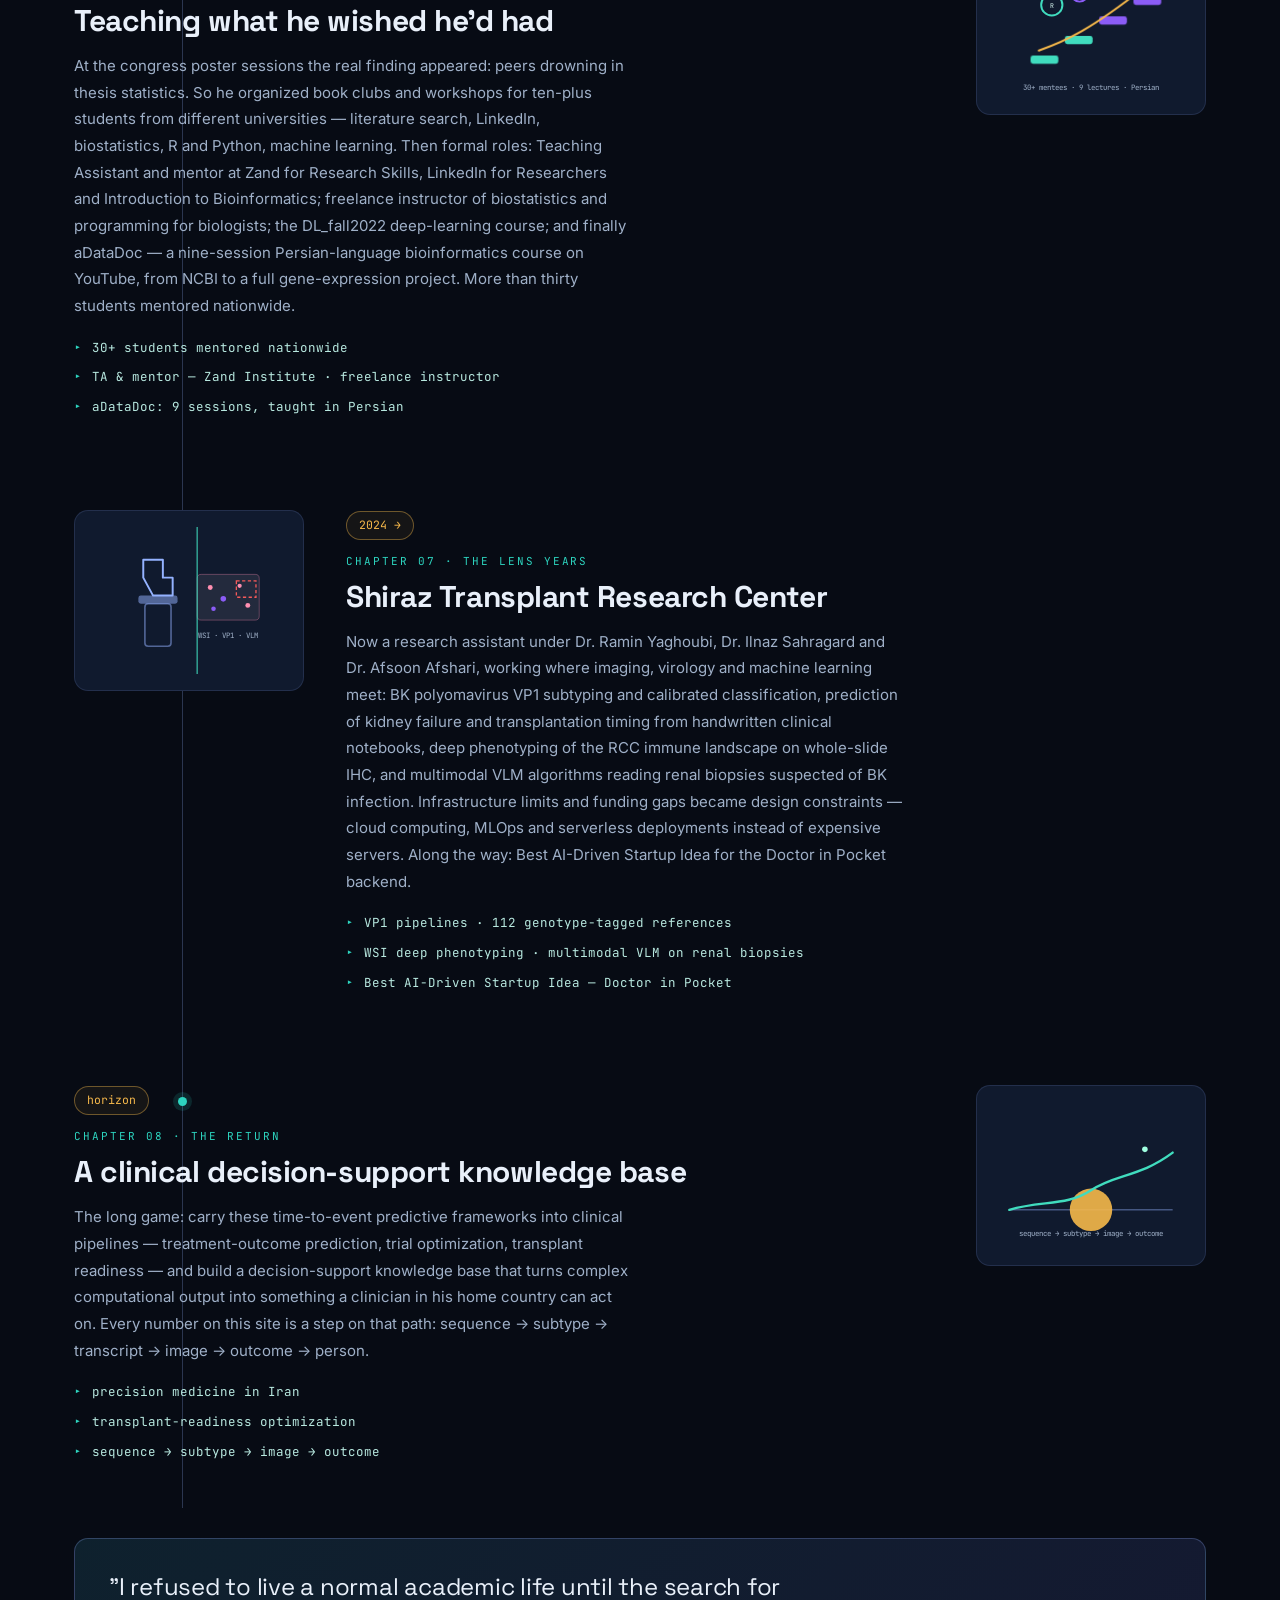
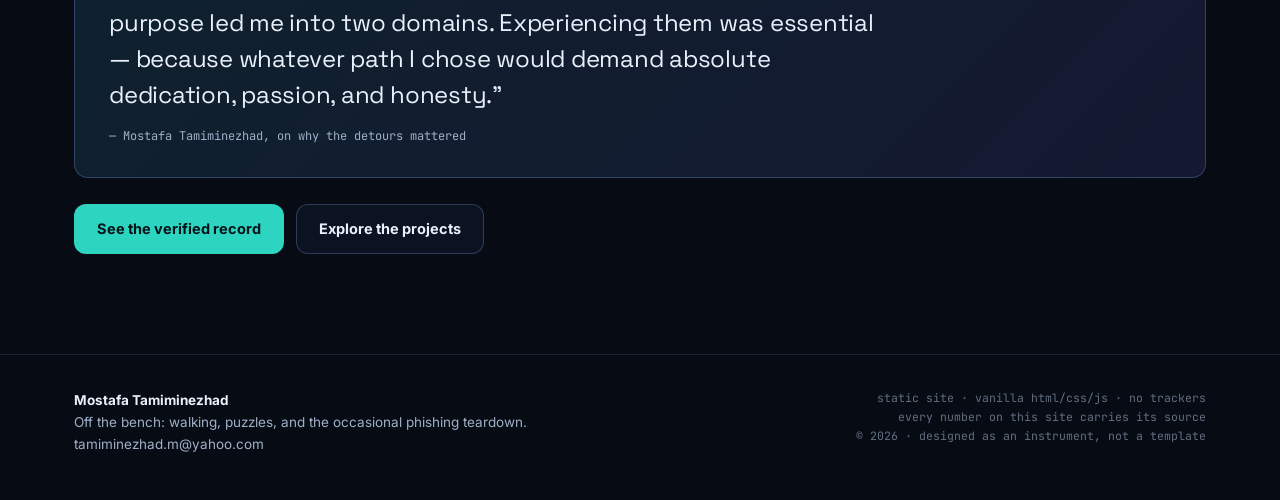
<file: story.html>
<!DOCTYPE html>
<html lang="en">
<head>
<meta charset="UTF-8">
<meta name="viewport" content="width=device-width, initial-scale=1">
<title>The Story — Mostafa Tamiminezhad</title>
<meta name="description" content="From a backyard full of insects and a self-taught motion-design practice to AI that reads kidney biopsies: the full story of Mostafa Tamiminezhad, computational biologist.">
<meta name="theme-color" content="#070b14">
<meta property="og:title" content="The Story — Mostafa Tamiminezhad">
<meta property="og:description" content="From backyard curiosity to AI that reads kidney biopsies.">
<meta property="og:image" content="assets/images/og.png">
<meta property="og:type" content="website">
<link rel="icon" type="image/svg+xml" href="assets/images/favicon.svg">
<link rel="preconnect" href="https://fonts.googleapis.com">
<link rel="preconnect" href="https://fonts.gstatic.com" crossorigin>
<link href="https://fonts.googleapis.com/css2?family=Space+Grotesk:wght@500;700&family=Inter:wght@400;500;700&family=JetBrains+Mono:wght@400;500&display=swap" rel="stylesheet">
<link rel="stylesheet" href="assets/css/style.css">
</head>
<body class="page-story">
<a class="skip-link" href="#main">Skip to content</a>

<header class="site">
  <div class="wrap nav">
    <a class="brand" href="index.html"><span class="mark">MT</span><span class="who">Mostafa <span>Tamiminezhad</span></span></a>
    <button class="nav-burger" aria-expanded="false" aria-controls="navlinks" aria-label="Toggle navigation menu">☰</button>
    <nav class="nav-links" id="navlinks" aria-label="Primary">
      <a href="index.html">Work</a>
      <a href="story.html" aria-current="page">Story</a>
      <a href="projects.html">Projects</a>
      <a href="teaching.html">Teaching</a>
      <a href="credentials.html">Credentials</a>
      <a class="nav-cta" href="credentials.html#contact">Contact</a>
    </nav>
  </div>
</header>

<main id="main">
  <div class="wrap">
    <section class="story-head">
      <span class="kicker">the long way to the lens</span>
      <h1>Every instrument has a<br><span class="grad">maker's story.</span></h1>
      <p class="lede">This one runs from a backyard full of insects, through a family bankruptcy, a coffee roaster's morning shift and a motion-design freelance career, to AI that reads kidney biopsies at a transplant research center. Eight chapters, all true, all sourced.</p>
      <div class="story-prog"><i id="rail-fill"></i></div>
    </section>

    <div class="chapters">

      <section class="chapter">
        <div class="ch-fig reveal">
          <svg viewBox="0 0 240 180" aria-hidden="true">
            <path class="draw d1" d="M120 170 C 120 140, 96 130, 92 106 C 88 84, 108 74, 112 56" fill="none" stroke="#40dcbe" stroke-width="3" stroke-linecap="round"/>
            <path class="draw d1" d="M120 170 C 122 138, 148 126, 150 100 C 152 80, 140 72, 138 58" fill="none" stroke="#40dcbe" stroke-width="3" stroke-linecap="round"/>
            <path class="draw d2" d="M112 56 C 108 44, 118 34, 128 30" fill="none" stroke="#8b5cf6" stroke-width="2" stroke-linecap="round"/>
            <path class="draw d2" d="M138 58 C 144 46, 136 36, 126 32" fill="none" stroke="#8b5cf6" stroke-width="2" stroke-linecap="round"/>
            <circle class="pulse p1" cx="92" cy="106" r="4" fill="#40dcbe"/>
            <circle class="pulse p2" cx="150" cy="100" r="4" fill="#40dcbe"/>
            <circle class="firefly" cx="52" cy="60" r="3" fill="#a0ffe1"/>
            <circle class="firefly f2" cx="188" cy="48" r="2.6" fill="#a0ffe1"/>
            <circle class="firefly f3" cx="76" cy="34" r="2.2" fill="#a0ffe1"/>
            <text x="120" y="20" text-anchor="middle" fill="#9fb0c8" font-size="9" font-family="JetBrains Mono, monospace">the backyard · curiosity</text>
          </svg>
        </div>
        <div class="ch-body reveal">
          <div class="ch-year">before 2018</div>
          <span class="ch-kicker">chapter 01 · the backyard</span>
          <h2>Curiosity, before the word for it</h2>
          <p>In the backyard of the family house: different kinds of insects, planted seeds, careful watching. When the internet arrived at the end of middle school, the search bar became the microscope. High-school textbooks demanded the same page over and over — he went and read Campbell Biology instead, watched Khan Academy and AK Lectures until the ideas finally moved, and pushed to second place at the provincial Biology Olympiad. The school system measured one kind of study; he was built for another kind.</p>
          <ul class="ch-facts">
            <li>Biology Olympiad — provincial runner-up</li>
            <li>Campbell Biology over the assigned textbook</li>
            <li>Khan Academy · AK Lectures as first professors</li>
          </ul>
        </div>
      </section>

      <section class="chapter">
        <div class="ch-fig reveal">
          <svg viewBox="0 0 240 180" aria-hidden="true">
            <circle cx="120" cy="92" r="42" fill="none" stroke="#94b2ff" stroke-opacity="0.35" stroke-width="2"/>
            <circle class="orbit o1" cx="120" cy="92" r="42" fill="none" stroke="#f5b84b" stroke-width="2.6" stroke-dasharray="40 200"/>
            <path class="draw d1" d="M104 92 L118 106 L140 74" fill="none" stroke="#40dcbe" stroke-width="4" stroke-linecap="round" stroke-linejoin="round"/>
            <path class="draw d2" d="M96 128 L88 148 M144 128 L152 148" stroke="#f5b84b" stroke-width="5" stroke-linecap="round"/>
            <circle class="pulse p1" cx="120" cy="30" r="5" fill="#8b5cf6"/>
            <text x="120" y="170" text-anchor="middle" fill="#9fb0c8" font-size="9" font-family="JetBrains Mono, monospace">medicine admitted · life interrupted</text>
          </svg>
        </div>
        <div class="ch-body reveal">
          <div class="ch-year">2018–2019</div>
          <span class="ch-kicker">chapter 02 · the detour</span>
          <h2>Medicine admitted, life interrupted</h2>
          <p>The Konkur went badly — not for lack of mind, but because memorizing the same book is a different skill from understanding it. Admission to medicine came through the UAE on grade equivalency, along with an IELTS sprint to clear the English foundation course. He joined a research group and carried two projects to the international science fairs: a tidal-force seawater desalination rig and an energy-independent automatic greenhouse, developed with university professors. Gold medal for debate at the National University of Oman Science Fair. Then his father's business collapsed, and the family returned to Iran.</p>
          <ul class="ch-facts">
            <li>Medicine admission — UAE, via grade equivalency</li>
            <li>Gold Medal — National University of Oman Science Fair debate</li>
            <li>Tidal desalination + autonomous greenhouse projects</li>
          </ul>
        </div>
      </section>

      <section class="chapter">
        <div class="ch-fig reveal">
          <svg viewBox="0 0 240 180" aria-hidden="true">
            <path d="M78 96 L78 132 C 78 140, 86 146, 96 146 L106 146 C 116 146, 124 140, 124 132 L124 96 Z" fill="none" stroke="#f5b84b" stroke-width="3"/>
            <path class="steam s1" d="M92 88 C 88 78, 96 72, 92 62" fill="none" stroke="#d5c8ff" stroke-width="2" stroke-linecap="round"/>
            <path class="steam s2" d="M110 88 C 106 78, 114 72, 110 62" fill="none" stroke="#d5c8ff" stroke-width="2" stroke-linecap="round"/>
            <g class="clap">
              <rect x="150" y="76" width="56" height="12" rx="3" fill="#8b5cf6" opacity="0.85"/>
              <rect x="152" y="90" width="52" height="34" rx="4" fill="none" stroke="#8b5cf6" stroke-width="3"/>
            </g>
            <path class="draw d1" d="M156 112 L200 112 M156 118 L188 118" stroke="#40dcbe" stroke-width="2" stroke-linecap="round"/>
            <circle class="firefly" cx="176" cy="52" r="3" fill="#a0ffe1"/>
            <text x="120" y="170" text-anchor="middle" fill="#9fb0c8" font-size="9" font-family="JetBrains Mono, monospace">coffee roaster · motion designer</text>
          </svg>
        </div>
        <div class="ch-body reveal">
          <div class="ch-year">2019–2022</div>
          <span class="ch-kicker">chapter 03 · the two crafts</span>
          <h2>Roasting coffee, rendering motion</h2>
          <p>Money had to come from somewhere. He self-taught the whole motion stack — Premiere Pro, After Effects, Maya, Final Cut Pro — and produced promotional films for companies, turning pixels into payroll. At a coffee shop he learned roasting, prep and kitchen mixing fast enough to raise the food quality and steady the finances. A brief enrollment in genetics at Azad University ended when it became clear nobody supports a bachelor's student's research. Two crafts survived: making things move, and making systems run.</p>
          <ul class="ch-facts">
            <li>Premiere Pro · After Effects · Maya · Final Cut Pro</li>
            <li>freelance promo videos → family income</li>
            <li>coffee shop: roasting, kitchen, stability</li>
          </ul>
        </div>
      </section>

      <section class="chapter">
        <div class="ch-fig reveal">
          <svg viewBox="0 0 240 180" aria-hidden="true">
            <g stroke="#94b2ff" stroke-opacity="0.4" stroke-width="1.4">
              <line class="wire w1" x1="60" y1="60" x2="120" y2="90"/>
              <line class="wire w2" x1="180" y1="56" x2="120" y2="90"/>
              <line class="wire w3" x1="48" y1="120" x2="120" y2="90"/>
              <line class="wire w4" x1="196" y1="124" x2="120" y2="90"/>
              <line class="wire w5" x1="96" y1="150" x2="120" y2="90"/>
            </g>
            <circle cx="60" cy="60" r="6" fill="#8b5cf6"/>
            <circle cx="180" cy="56" r="6" fill="#40dcbe"/>
            <circle cx="48" cy="120" r="6" fill="#40dcbe"/>
            <circle cx="196" cy="124" r="6" fill="#8b5cf6"/>
            <circle cx="96" cy="150" r="6" fill="#f5b84b"/>
            <circle class="core" cx="120" cy="90" r="10" fill="none" stroke="#d5c8ff" stroke-width="3"/>
            <circle class="pulse p1" cx="120" cy="90" r="3.4" fill="#d5c8ff"/>
            <text x="120" y="172" text-anchor="middle" fill="#9fb0c8" font-size="9" font-family="JetBrains Mono, monospace">CS ∩ biology · self-taught</text>
          </svg>
        </div>
        <div class="ch-body reveal">
          <div class="ch-year">2020–2022</div>
          <span class="ch-kicker">chapter 04 · the rewiring</span>
          <h2>The pandemic as a self-discovery session</h2>
          <p>Biotechnology at Zand Institute in Shiraz came with a plan — build a research group — and then COVID cancelled the classroom. Paid workshops were out of reach, so he built the network himself: LinkedIn outreach, every congress within reach (Genomics Congress 2021 and 2022, the iGEM congress computational-genomics track), and financial-aid learning paths pushed through days of nonstop study — sometimes falling asleep with hands still on the keyboard. Somewhere in that noise the connection appeared: computer science is not beside biology, it is inside it.</p>
          <ul class="ch-facts">
            <li>Genomics Congress 2021 · 2022 · iGEM computational track</li>
            <li>financial-aid platforms instead of paid workshops</li>
            <li>asleep at the keyboard, on purpose</li>
          </ul>
        </div>
      </section>

      <section class="chapter">
        <div class="ch-fig reveal">
          <svg viewBox="0 0 240 180" aria-hidden="true">
            <line x1="34" y1="148" x2="212" y2="148" stroke="#94b2ff" stroke-opacity="0.35"/>
            <line x1="34" y1="148" x2="34" y2="30" stroke="#94b2ff" stroke-opacity="0.35"/>
            <g class="volc">
              <circle cx="120" cy="52" r="4" fill="#f55a5a"/>
              <circle class="vpop v1" cx="138" cy="44" r="3.4" fill="#f55a5a"/>
              <circle class="vpop v2" cx="102" cy="48" r="3.4" fill="#f55a5a"/>
              <circle class="vpop v3" cx="150" cy="66" r="3" fill="#f5b84b"/>
              <circle class="vpop v4" cx="92" cy="62" r="3" fill="#f5b84b"/>
              <circle class="vpop v5" cx="126" cy="72" r="3.6" fill="#40dcbe"/>
              <circle class="vpop v6" cx="112" cy="86" r="3" fill="#40dcbe"/>
              <circle class="vpop v7" cx="160" cy="92" r="3.2" fill="#40dcbe"/>
              <circle class="vpop v8" cx="80" cy="98" r="3" fill="#40dcbe"/>
            </g>
            <line x1="34" y1="100" x2="212" y2="100" stroke="#94b2ff" stroke-opacity="0.3" stroke-dasharray="4 5"/>
            <line x1="123" y1="148" x2="123" y2="30" stroke="#94b2ff" stroke-opacity="0.3" stroke-dasharray="4 5"/>
            <text x="120" y="22" text-anchor="middle" fill="#9fb0c8" font-size="9" font-family="JetBrains Mono, monospace">32 shared DEGs · limma</text>
            <text x="196" y="164" fill="#9fb0c8" font-size="9" font-family="JetBrains Mono, monospace">log2FC →</text>
          </svg>
        </div>
        <div class="ch-body reveal">
          <div class="ch-year">2022–2023</div>
          <span class="ch-kicker">chapter 05 · the first question</span>
          <h2>Which genes let a tumor escape?</h2>
          <p>At tumor-board meetings and CME exercises he hunted for a gap that clinicians actually feel. It crystallized: which specific genes let a node-metastasized HER2+/ER−/PR− breast cancer cross biological barriers and form distant metastasis? Four GEO microarray cohorts were integrated and filtered into a 320-sample curated dataset, three clinical categories were grouped, and limma in R surfaced 32 shared differentially expressed genes. The work was presented at the 16th International Breast Cancer Congress in Tehran and the First International Cancer Genomics Congress.</p>
          <ul class="ch-facts">
            <li>4 GEO datasets → 320-sample curated cohort</li>
            <li>32 shared DEGs via limma in R</li>
            <li>16th Int'l Breast Cancer Congress · CGC01_301:153</li>
          </ul>
        </div>
      </section>

      <section class="chapter">
        <div class="ch-fig reveal">
          <svg viewBox="0 0 240 180" aria-hidden="true">
            <rect class="step st1" x="46" y="128" width="34" height="10" rx="3" fill="#40dcbe"/>
            <rect class="step st2" x="88" y="104" width="34" height="10" rx="3" fill="#40dcbe"/>
            <rect class="step st3" x="130" y="80" width="34" height="10" rx="3" fill="#8b5cf6"/>
            <rect class="step st4" x="172" y="56" width="34" height="10" rx="3" fill="#8b5cf6"/>
            <path class="draw d1" d="M56 122 C 90 110, 120 96, 186 44" fill="none" stroke="#f5b84b" stroke-width="2.4" stroke-dasharray="3 6" stroke-linecap="round"/>
            <g class="bubble b1"><circle cx="72" cy="66" r="13" fill="none" stroke="#40dcbe" stroke-width="2.4"/><text x="72" y="70" text-anchor="middle" fill="#d5f4ee" font-size="8" font-family="JetBrains Mono, monospace">R</text></g>
            <g class="bubble b2"><circle cx="106" cy="52" r="10" fill="none" stroke="#8b5cf6" stroke-width="2.4"/><text x="106" y="56" text-anchor="middle" fill="#d5c8ff" font-size="8" font-family="JetBrains Mono, monospace">PY</text></g>
            <g class="bubble b3"><circle cx="140" cy="42" r="9" fill="none" stroke="#f5b84b" stroke-width="2.4"/><text x="140" y="46" text-anchor="middle" fill="#ffe9c2" font-size="8" font-family="JetBrains Mono, monospace">Stats</text></g>
            <text x="120" y="170" text-anchor="middle" fill="#9fb0c8" font-size="9" font-family="JetBrains Mono, monospace">30+ mentees · 9 lectures · Persian</text>
          </svg>
        </div>
        <div class="ch-body reveal">
          <div class="ch-year">2022–2024</div>
          <span class="ch-kicker">chapter 06 · the ladder down</span>
          <h2>Teaching what he wished he'd had</h2>
          <p>At the congress poster sessions the real finding appeared: peers drowning in thesis statistics. So he organized book clubs and workshops for ten-plus students from different universities — literature search, LinkedIn, biostatistics, R and Python, machine learning. Then formal roles: Teaching Assistant and mentor at Zand for Research Skills, LinkedIn for Researchers and Introduction to Bioinformatics; freelance instructor of biostatistics and programming for biologists; the DL_fall2022 deep-learning course; and finally aDataDoc — a nine-session Persian-language bioinformatics course on YouTube, from NCBI to a full gene-expression project. More than thirty students mentored nationwide.</p>
          <ul class="ch-facts">
            <li>30+ students mentored nationwide</li>
            <li>TA &amp; mentor — Zand Institute · freelance instructor</li>
            <li>aDataDoc: 9 sessions, taught in Persian</li>
          </ul>
        </div>
      </section>

      <section class="chapter">
        <div class="ch-fig reveal">
          <svg viewBox="0 0 240 180" aria-hidden="true">
            <path d="M64 40 L88 40 L88 62 L100 62 L100 84 L76 84 L64 62 Z" fill="none" stroke="#94b2ff" stroke-width="2.4" stroke-linejoin="round"/>
            <rect x="58" y="84" width="48" height="10" rx="3" fill="#94b2ff" opacity="0.5"/>
            <rect x="66" y="94" width="32" height="52" rx="4" fill="none" stroke="#94b2ff" stroke-opacity="0.5" stroke-width="2"/>
            <g class="slide-g">
              <rect x="130" y="58" width="76" height="56" rx="5" fill="rgba(244,227,232,0.08)" stroke="rgba(255,143,177,0.4)"/>
              <circle cx="146" cy="74" r="3" fill="#ff8fb1"/>
              <circle cx="162" cy="88" r="3.4" fill="#8b5cf6"/>
              <circle cx="182" cy="72" r="2.6" fill="#ff8fb1"/>
              <circle cx="150" cy="100" r="2.8" fill="#8b5cf6"/>
              <circle cx="192" cy="96" r="3" fill="#ff8fb1"/>
              <rect class="scanbox" x="178" y="66" width="24" height="20" fill="none" stroke="#f55a5a" stroke-width="1.6" stroke-dasharray="4 3"/>
            </g>
            <line class="scanline" x1="130" y1="0" x2="130" y2="180" stroke="#40dcbe" stroke-width="1.6" opacity="0.8"/>
            <text x="168" y="136" text-anchor="middle" fill="#9fb0c8" font-size="9" font-family="JetBrains Mono, monospace">WSI · VP1 · VLM</text>
          </svg>
        </div>
        <div class="ch-body reveal">
          <div class="ch-year">2024 →</div>
          <span class="ch-kicker">chapter 07 · the lens years</span>
          <h2>Shiraz Transplant Research Center</h2>
          <p>Now a research assistant under Dr. Ramin Yaghoubi, Dr. Ilnaz Sahragard and Dr. Afsoon Afshari, working where imaging, virology and machine learning meet: BK polyomavirus VP1 subtyping and calibrated classification, prediction of kidney failure and transplantation timing from handwritten clinical notebooks, deep phenotyping of the RCC immune landscape on whole-slide IHC, and multimodal VLM algorithms reading renal biopsies suspected of BK infection. Infrastructure limits and funding gaps became design constraints — cloud computing, MLOps and serverless deployments instead of expensive servers. Along the way: Best AI-Driven Startup Idea for the Doctor in Pocket backend.</p>
          <ul class="ch-facts">
            <li>VP1 pipelines · 112 genotype-tagged references</li>
            <li>WSI deep phenotyping · multimodal VLM on renal biopsies</li>
            <li>Best AI-Driven Startup Idea — Doctor in Pocket</li>
          </ul>
        </div>
      </section>

      <section class="chapter">
        <div class="ch-fig reveal">
          <svg viewBox="0 0 240 180" aria-hidden="true">
            <line x1="20" y1="132" x2="220" y2="132" stroke="#94b2ff" stroke-opacity="0.4" stroke-width="2"/>
            <circle class="rise" cx="120" cy="132" r="26" fill="#f5b84b" opacity="0.9"/>
            <path class="draw d1" d="M20 132 C 60 120, 90 128, 120 108 C 150 88, 180 92, 220 62" fill="none" stroke="#40dcbe" stroke-width="3" stroke-linecap="round"/>
            <circle class="firefly" cx="186" cy="58" r="3.4" fill="#a0ffe1"/>
            <text x="120" y="164" text-anchor="middle" fill="#9fb0c8" font-size="9" font-family="JetBrains Mono, monospace">sequence → subtype → image → outcome</text>
          </svg>
        </div>
        <div class="ch-body reveal">
          <div class="ch-year">horizon</div>
          <span class="ch-kicker">chapter 08 · the return</span>
          <h2>A clinical decision-support knowledge base</h2>
          <p>The long game: carry these time-to-event predictive frameworks into clinical pipelines — treatment-outcome prediction, trial optimization, transplant readiness — and build a decision-support knowledge base that turns complex computational output into something a clinician in his home country can act on. Every number on this site is a step on that path: sequence → subtype → transcript → image → outcome → person.</p>
          <ul class="ch-facts">
            <li>precision medicine in Iran</li>
            <li>transplant-readiness optimization</li>
            <li>sequence → subtype → image → outcome</li>
          </ul>
        </div>
      </section>

    </div>

    <section class="story-close reveal">
      <div class="quote-card">
        <p class="quote">"I refused to live a normal academic life until the search for purpose led me into two domains. Experiencing them was essential — because whatever path I chose would demand absolute dedication, passion, and honesty."</p>
        <span class="quote-src">— Mostafa Tamiminezhad, on why the detours mattered</span>
      </div>
      <div class="cta-row">
        <a class="btn primary" href="credentials.html">See the verified record</a>
        <a class="btn ghost" href="projects.html">Explore the projects</a>
      </div>
    </section>
  </div>
</main>

<footer class="site">
  <div class="wrap cols">
    <div>
      <b style="color:var(--ink)">Mostafa Tamiminezhad</b><br>
      <span id="human-line"></span><br>
      <a href="mailto:tamiminezhad.m@yahoo.com">tamiminezhad.m@yahoo.com</a>
    </div>
    <div class="mono" style="text-align:right">
      static site · vanilla html/css/js · no trackers<br>
      every number on this site carries its source<br>
      © <span id="yr"></span> · designed as an instrument, not a template
    </div>
  </div>
</footer>

<noscript><style>.reveal{opacity:1 !important;transform:none !important}</style></noscript>

<script type="module" src="assets/js/main.js"></script>
</body>
</html>
</file>
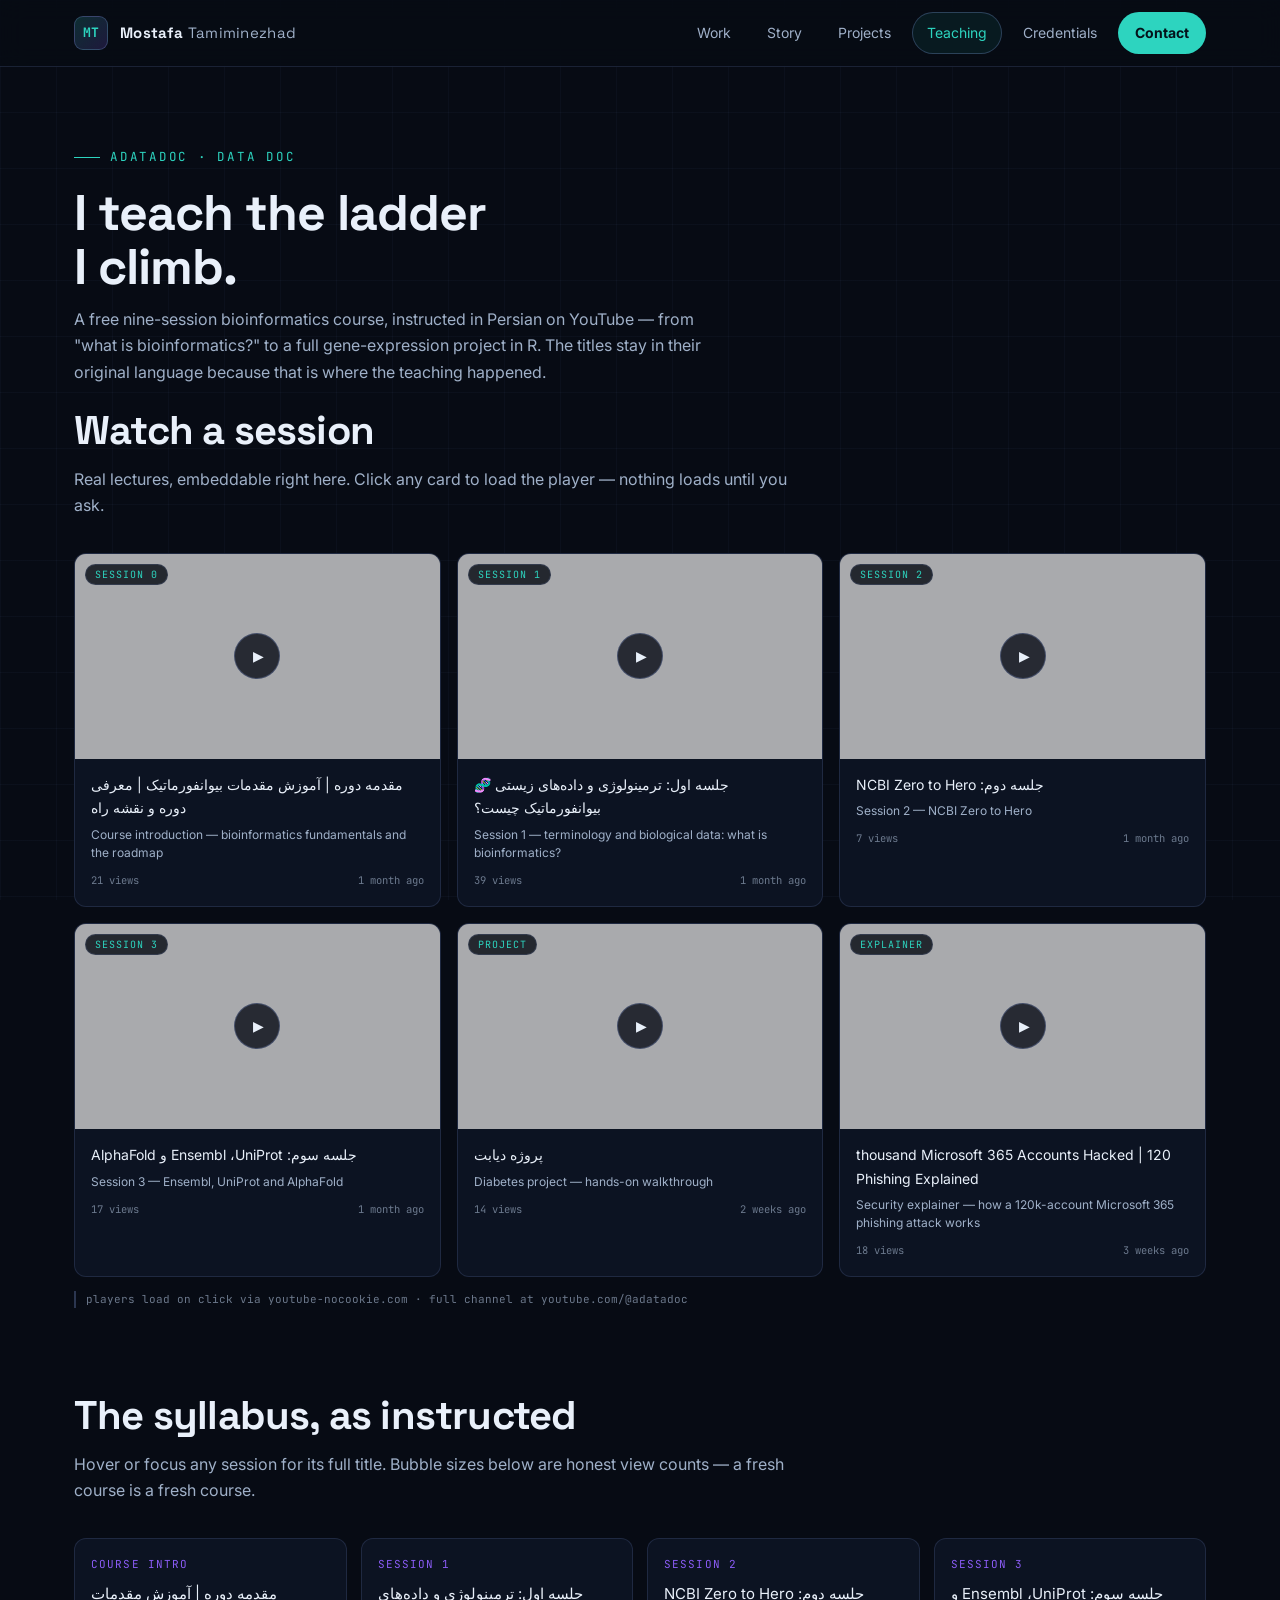
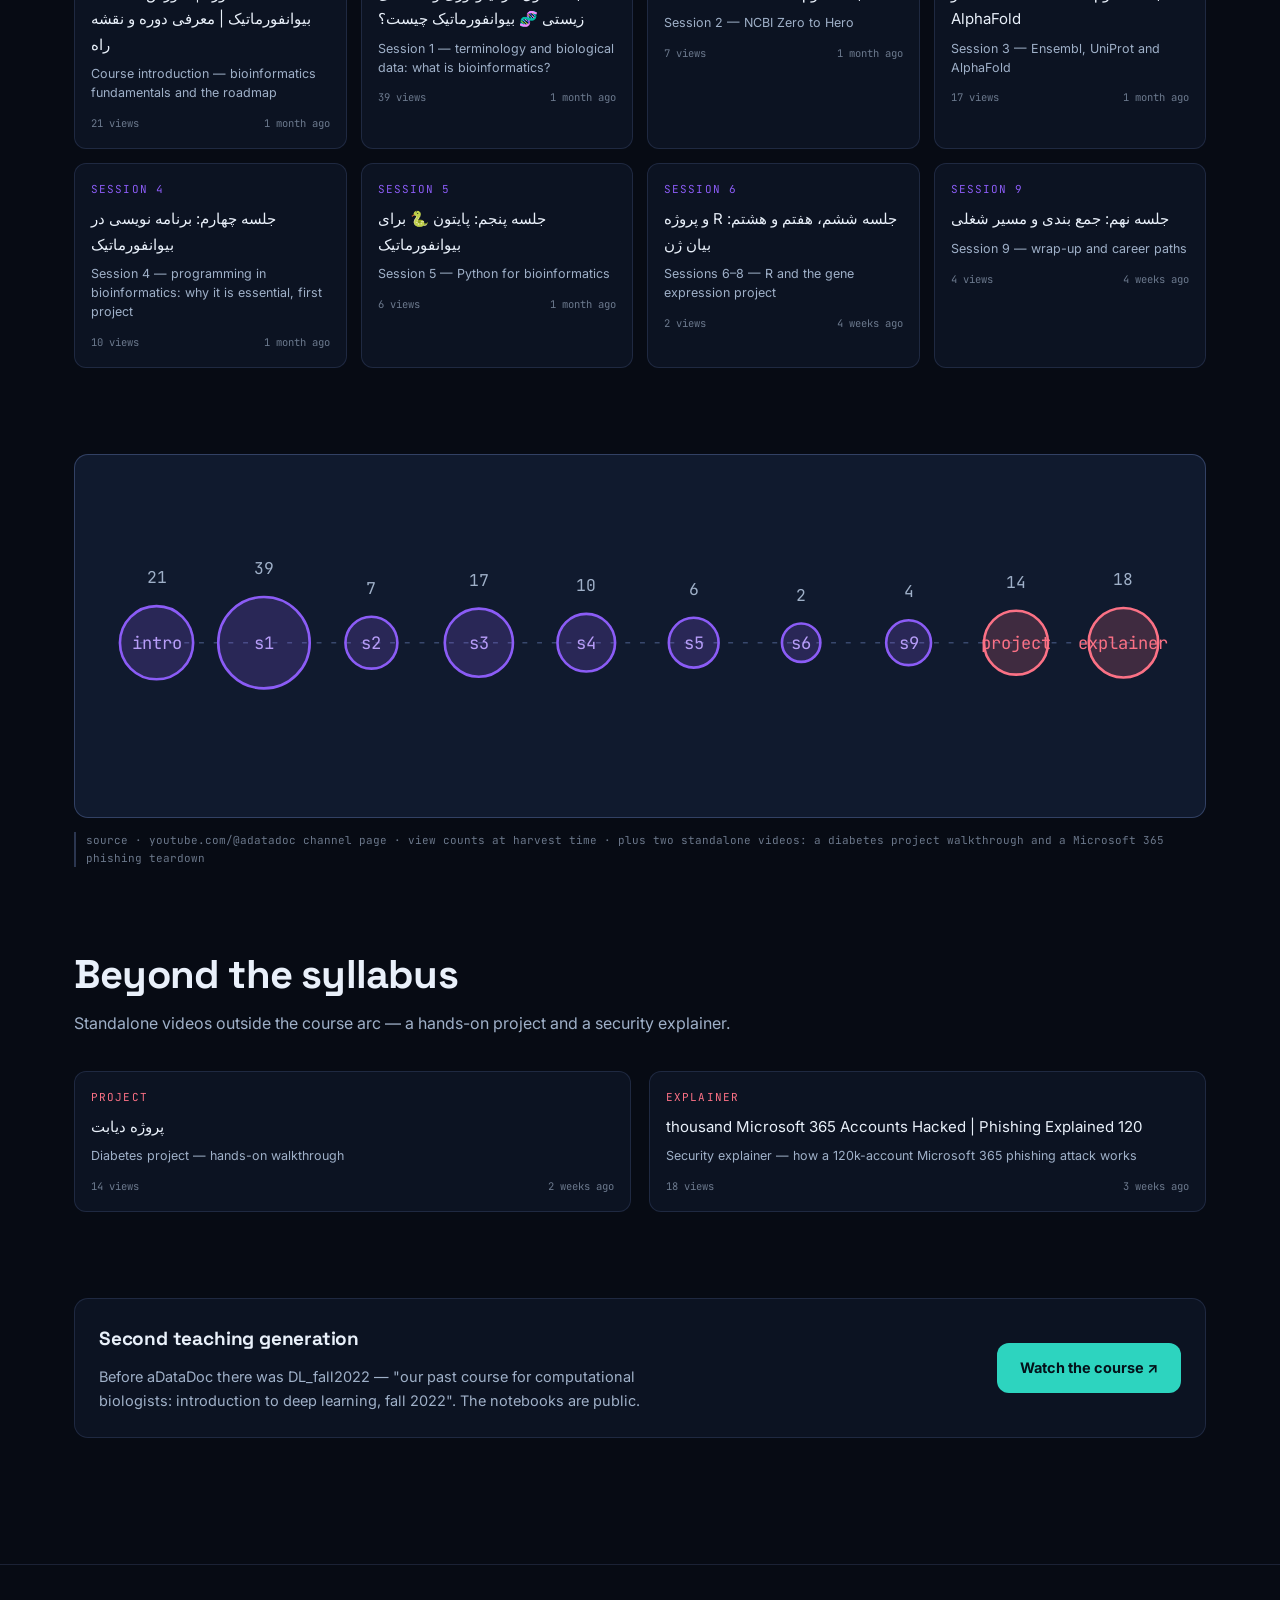
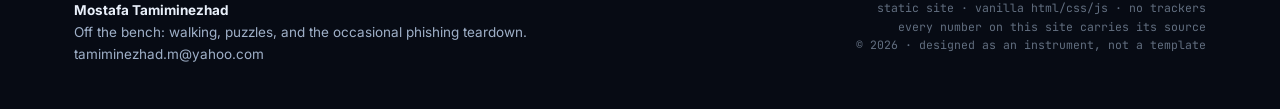
<file: teaching.html>
<!DOCTYPE html>
<html lang="en">
<head>
<meta charset="UTF-8">
<meta name="viewport" content="width=device-width, initial-scale=1">
<title>Teaching — aDataDoc · Mostafa Tamiminezhad</title>
<meta name="description" content="aDataDoc: a free nine-session bioinformatics course taught in Persian on YouTube — watch sessions on NCBI, Ensembl, UniProt, AlphaFold, Python, R and a full gene-expression project.">
<meta name="theme-color" content="#070b14">
<meta property="og:title" content="Teaching — aDataDoc">
<meta property="og:description" content="A free bioinformatics course, taught in Persian. Watch the sessions.">
<meta property="og:image" content="assets/images/og.png">
<link rel="icon" type="image/svg+xml" href="assets/images/favicon.svg">
<link rel="preconnect" href="https://fonts.googleapis.com">
<link rel="preconnect" href="https://fonts.gstatic.com" crossorigin>
<link href="https://fonts.googleapis.com/css2?family=Space+Grotesk:wght@500;700&family=Inter:wght@400;500;700&family=JetBrains+Mono:wght@400;500&display=swap" rel="stylesheet">
<link rel="stylesheet" href="assets/css/style.css">
  <noscript><style>.reveal{opacity:1 !important;transform:none !important}</style></noscript>
</head>
<body>
<a class="skip-link" href="#main">Skip to content</a>

<header class="site">
  <div class="wrap nav">
    <a class="brand" href="index.html"><span class="mark">MT</span><span class="who">Mostafa <span>Tamiminezhad</span></span></a>
    <button class="nav-burger" aria-expanded="false" aria-controls="navlinks" aria-label="Toggle navigation menu">☰</button>
    <nav class="nav-links" id="navlinks" aria-label="Primary">
      <a href="index.html">Work</a>
      <a href="story.html">Story</a>
      <a href="projects.html">Projects</a>
      <a href="teaching.html" aria-current="page">Teaching</a>
      <a href="credentials.html">Credentials</a>
      <a class="nav-cta" href="credentials.html#contact">Contact</a>
    </nav>
  </div>
</header>

<main id="main">
  <div class="wrap">
    <section class="page-head">
      <span class="kicker">aDataDoc · Data Doc</span>
      <h1>I teach the ladder<br>I climb.</h1>
      <p>A free nine-session bioinformatics course, instructed in Persian on YouTube — from "what is bioinformatics?" to a full gene-expression project in R. The titles stay in their original language because that is where the teaching happened.</p>
    </section>

    <section class="block" style="padding-top:16px">
      <div class="block-head reveal">
        <h2>Watch a session</h2>
        <p>Real lectures, embeddable right here. Click any card to load the player — nothing loads until you ask.</p>
      </div>
      <div class="video-wall" id="videowall"></div>
      <div class="prov reveal">players load on click via youtube-nocookie.com · full channel at youtube.com/@adatadoc</div>
    </section>

    <section class="block" style="padding-top:0">
      <div class="block-head reveal">
        <h2>The syllabus, as instructed</h2>
        <p>Hover or focus any session for its full title. Bubble sizes below are honest view counts — a fresh course is a fresh course.</p>
      </div>
      <div class="sess-list" id="syllabus"></div>
    </section>

    <section class="block" style="padding-top:0">
      <div class="viz reveal" id="viz-syllabus" aria-label="Interactive chart: course sessions as bubbles sized by views"></div>
      <div class="prov reveal">source · youtube.com/@adatadoc channel page · view counts at harvest time · plus two standalone videos: a diabetes project walkthrough and a Microsoft 365 phishing teardown</div>
    </section>

    <section class="block" style="padding-top:0">
      <div class="block-head reveal">
        <h2>Beyond the syllabus</h2>
        <p>Standalone videos outside the course arc — a hands-on project and a security explainer.</p>
      </div>
      <div class="grid-2" id="extras"></div>
    </section>

    <section class="block" style="padding-top:0">
      <div class="card reveal" style="display:flex;justify-content:space-between;align-items:center;gap:18px;flex-wrap:wrap">
        <div>
          <h3 style="font-family:var(--disp)">Second teaching generation</h3>
          <p style="color:var(--dim);font-size:14.5px;max-width:560px">Before aDataDoc there was DL_fall2022 — "our past course for computational biologists: introduction to deep learning, fall 2022". The notebooks are public.</p>
        </div>
        <a class="btn primary" href="https://www.youtube.com/@adatadoc" target="_blank" rel="noopener">Watch the course ↗</a>
      </div>
    </section>
  </div>
</main>

<footer class="site">
  <div class="wrap cols">
    <div>
      <b style="color:var(--ink)">Mostafa Tamiminezhad</b><br>
      <span id="human-line"></span><br>
      <a href="mailto:tamiminezhad.m@yahoo.com">tamiminezhad.m@yahoo.com</a>
    </div>
    <div class="mono" style="text-align:right">
      static site · vanilla html/css/js · no trackers<br>
      every number on this site carries its source<br>
      © <span id="yr"></span> · designed as an instrument, not a template
    </div>
  </div>
</footer>

<script type="module" src="assets/js/main.js"></script>
</body>
</html>
</file>
<file: assets/css/style.css>
:root {
  --bg: #070b14;
  --bg2: #0c1322;
  --panel: #101a2e;
  --panel2: #14203a;
  --line: rgba(148, 178, 255, 0.14);
  --line2: rgba(148, 178, 255, 0.26);
  --ink: #e9f0fa;
  --dim: #9fb0c8;
  --teal: #2dd4bf;
  --violet: #8b5cf6;
  --amber: #f5b84b;
  --rose: #fb7185;
  --mono: "JetBrains Mono", "SFMono-Regular", Consolas, "Liberation Mono", monospace;
  --sans: "Inter", -apple-system, "Segoe UI", Roboto, sans-serif;
  --disp: "Space Grotesk", "Inter", sans-serif;
  --max: 1180px;
  --r: 14px;
}

* { margin: 0; padding: 0; box-sizing: border-box; }

html { scroll-behavior: smooth; }

@media (prefers-reduced-motion: reduce) {
  html { scroll-behavior: auto; }
  *, *::before, *::after { animation-duration: 0.001s !important; animation-delay: 0s !important; transition-duration: 0.001s !important; }
}

body {
  background: var(--bg);
  color: var(--ink);
  font-family: var(--sans);
  font-size: 16px;
  line-height: 1.65;
  -webkit-font-smoothing: antialiased;
  overflow-x: hidden;
}

body::before {
  content: "";
  position: fixed;
  inset: 0;
  background:
    linear-gradient(rgba(148, 178, 255, 0.035) 1px, transparent 1px),
    linear-gradient(90deg, rgba(148, 178, 255, 0.035) 1px, transparent 1px);
  background-size: 56px 56px;
  pointer-events: none;
  z-index: 0;
}

main, header, footer { position: relative; z-index: 1; }

::selection { background: rgba(45, 212, 191, 0.32); }

a { color: var(--teal); text-decoration: none; }
a:hover { text-decoration: underline; text-underline-offset: 3px; }

:focus-visible { outline: 2px solid var(--teal); outline-offset: 3px; border-radius: 4px; }

.skip-link {
  position: absolute;
  left: 16px;
  top: -60px;
  background: var(--teal);
  color: #04121a;
  padding: 10px 18px;
  border-radius: 8px;
  font-weight: 700;
  z-index: 300;
  transition: top 0.2s ease;
}
.skip-link:focus { top: 12px; }

.wrap { max-width: var(--max); margin: 0 auto; padding: 0 24px; }

header.site {
  position: sticky;
  top: 0;
  z-index: 90;
  background: rgba(7, 11, 20, 0.82);
  backdrop-filter: blur(12px);
  border-bottom: 1px solid var(--line);
}

.nav {
  display: flex;
  align-items: center;
  justify-content: space-between;
  height: 66px;
  gap: 16px;
}

.brand {
  display: flex;
  align-items: center;
  gap: 12px;
  color: var(--ink);
  font-family: var(--disp);
  font-weight: 700;
  letter-spacing: 0.02em;
}
.brand:hover { text-decoration: none; }

.brand .mark {
  width: 34px;
  height: 34px;
  border-radius: 9px;
  display: grid;
  place-items: center;
  background: linear-gradient(135deg, rgba(45, 212, 191, 0.18), rgba(139, 92, 246, 0.18));
  border: 1px solid var(--line2);
  font-size: 13px;
  color: var(--teal);
  font-family: var(--mono);
}

.brand .who { font-size: 15px; }
.brand .who span { color: var(--dim); font-weight: 400; }

.nav-links { display: flex; gap: 6px; align-items: center; }

.nav-links a {
  color: var(--dim);
  font-size: 14px;
  padding: 8px 14px;
  border-radius: 999px;
  border: 1px solid transparent;
  transition: color 0.18s ease, border-color 0.18s ease, transform 0.18s ease;
}
.nav-links a:hover { color: var(--ink); text-decoration: none; transform: translateY(-1px); }
.nav-links a[aria-current="page"] { color: var(--teal); border-color: var(--line2); background: rgba(45, 212, 191, 0.08); }

.nav-cta {
  background: var(--teal);
  color: #04121a !important;
  font-weight: 700;
  padding: 8px 16px !important;
  border-radius: 999px !important;
}
.nav-cta:hover { background: #45e3cf; transform: translateY(-1px); }

.nav-burger {
  display: none;
  background: none;
  border: 1px solid var(--line2);
  border-radius: 9px;
  width: 42px;
  height: 38px;
  cursor: pointer;
  color: var(--ink);
  font-size: 17px;
  align-items: center;
  justify-content: center;
}

@media (max-width: 860px) {
  .nav-burger { display: grid; }
  .nav-links {
    position: absolute;
    top: 66px;
    left: 0;
    right: 0;
    flex-direction: column;
    align-items: stretch;
    background: rgba(10, 15, 28, 0.97);
    border-bottom: 1px solid var(--line);
    padding: 14px 24px 20px;
    gap: 4px;
    display: none;
  }
  .nav-links.open { display: flex; }
  .nav-links a { font-size: 16px; padding: 12px 14px; }
}

.hero {
  padding: clamp(56px, 9vw, 110px) 0 56px;
  display: grid;
  grid-template-columns: minmax(0, 1.05fr) minmax(0, 0.95fr);
  gap: 40px;
  align-items: center;
}

@media (max-width: 980px) {
  .hero { grid-template-columns: 1fr; padding-top: 44px; }
}

.kicker {
  display: inline-flex;
  align-items: center;
  gap: 10px;
  font-family: var(--mono);
  font-size: 12.5px;
  letter-spacing: 0.14em;
  text-transform: uppercase;
  color: var(--teal);
  margin-bottom: 18px;
}
.kicker::before {
  content: "";
  width: 26px;
  height: 1px;
  background: var(--teal);
}

h1.name {
  font-family: var(--disp);
  font-size: clamp(34px, 5.6vw, 62px);
  line-height: 1.04;
  letter-spacing: -0.02em;
  font-weight: 700;
}

h1.name .grad {
  background: linear-gradient(92deg, var(--teal) 10%, var(--violet) 55%, var(--amber) 95%);
  -webkit-background-clip: text;
  background-clip: text;
  color: transparent;
}

p.headline {
  margin: 20px 0 8px;
  font-size: clamp(17px, 2.2vw, 21px);
  color: var(--ink);
  font-weight: 500;
  max-width: 34em;
}

p.subline {
  color: var(--dim);
  font-family: var(--mono);
  font-size: 13.5px;
  letter-spacing: 0.02em;
}

.chips { display: flex; flex-wrap: wrap; gap: 8px; margin-top: 20px; }
.chip {
  font-family: var(--mono);
  font-size: 12px;
  color: var(--dim);
  border: 1px solid var(--line2);
  border-radius: 999px;
  padding: 6px 12px;
  background: rgba(16, 26, 46, 0.6);
  transition: transform 0.18s ease, border-color 0.18s ease, color 0.18s ease;
}
.chip:hover { transform: translateY(-2px); color: var(--ink); border-color: var(--teal); }
.chip.c-teal { border-color: rgba(45, 212, 191, 0.5); color: var(--teal); }
.chip.c-violet { border-color: rgba(139, 92, 246, 0.5); color: #b79df8; }
.chip.c-amber { border-color: rgba(245, 184, 75, 0.5); color: var(--amber); }
.chip.c-rose { border-color: rgba(251, 113, 133, 0.5); color: var(--rose); }

.cta-row { display: flex; flex-wrap: wrap; gap: 12px; margin-top: 26px; }

.btn {
  display: inline-flex;
  align-items: center;
  gap: 9px;
  font-weight: 700;
  font-size: 14.5px;
  padding: 12px 22px;
  border-radius: 12px;
  border: 1px solid var(--line2);
  color: var(--ink);
  transition: transform 0.18s ease, background 0.18s ease, border-color 0.18s ease;
}
.btn:hover { text-decoration: none; transform: translateY(-2px); border-color: var(--teal); }
.btn.primary { background: var(--teal); color: #04121a; border-color: transparent; }
.btn.primary:hover { background: #45e3cf; }
.btn.ghost { background: rgba(16, 26, 46, 0.6); }

.showcase {
  position: relative;
  border: 1px solid var(--line2);
  border-radius: var(--r);
  background: radial-gradient(120% 90% at 70% 10%, rgba(139, 92, 246, 0.13), transparent 55%),
              radial-gradient(110% 90% at 20% 90%, rgba(45, 212, 191, 0.11), transparent 55%),
              var(--panel);
  overflow: hidden;
}

.showcase canvas { display: block; width: 100%; height: 100%; }
.showcase.hero-size { height: clamp(320px, 44vw, 480px); }

.showcase .hud {
  position: absolute;
  inset: auto 0 0 0;
  display: flex;
  align-items: center;
  justify-content: space-between;
  gap: 10px;
  padding: 12px 16px;
  font-family: var(--mono);
  font-size: 11.5px;
  color: var(--dim);
  border-top: 1px solid var(--line);
  background: rgba(7, 11, 20, 0.55);
  backdrop-filter: blur(6px);
}

.hud .mode { color: var(--teal); }
.hud .hint { opacity: 0.75; }

.stat-strip {
  margin: 40px 0 0;
  border: 1px solid var(--line);
  border-radius: var(--r);
  background: var(--bg2);
  display: grid;
  grid-template-columns: repeat(5, 1fr);
  overflow: hidden;
}

@media (max-width: 980px) { .stat-strip { grid-template-columns: repeat(2, 1fr); } }
@media (max-width: 560px) { .stat-strip { grid-template-columns: 1fr; } }

.stat {
  padding: 20px 18px 16px;
  border-right: 1px solid var(--line);
  border-bottom: 1px solid var(--line);
}
.stat:last-child { border-right: none; }

.stat b {
  display: block;
  font-family: var(--disp);
  font-size: clamp(22px, 3vw, 30px);
  color: var(--teal);
  letter-spacing: -0.01em;
}
.stat span { color: var(--dim); font-size: 12.5px; line-height: 1.4; display: block; margin-top: 6px; }
.stat i { display: block; font-style: normal; font-family: var(--mono); font-size: 10.5px; color: rgba(159, 176, 200, 0.6); margin-top: 8px; }

section.block { padding: clamp(48px, 7vw, 86px) 0; }

.block-head { margin-bottom: 34px; max-width: 720px; }
.block-head h2 {
  font-family: var(--disp);
  font-size: clamp(26px, 3.6vw, 40px);
  letter-spacing: -0.02em;
  line-height: 1.12;
}
.block-head p { color: var(--dim); margin-top: 12px; font-size: 16px; }

.card {
  border: 1px solid var(--line);
  border-radius: var(--r);
  background: var(--bg2);
  padding: 24px;
  transition: transform 0.22s ease, border-color 0.22s ease, box-shadow 0.22s ease;
}
.card:hover {
  transform: translateY(-4px);
  border-color: var(--line2);
  box-shadow: 0 18px 40px rgba(2, 6, 14, 0.55);
}

.grid-3 { display: grid; grid-template-columns: repeat(3, 1fr); gap: 18px; }
.grid-2 { display: grid; grid-template-columns: repeat(2, 1fr); gap: 18px; }
@media (max-width: 980px) { .grid-3, .grid-2 { grid-template-columns: 1fr; } }

.case-tag {
  display: inline-flex;
  align-items: center;
  gap: 8px;
  font-family: var(--mono);
  font-size: 11px;
  text-transform: uppercase;
  letter-spacing: 0.12em;
  color: var(--dim);
  margin-bottom: 14px;
}
.case-tag::before { content: ""; width: 8px; height: 8px; border-radius: 50%; background: var(--teal); }
.case-tag.t-amber::before { background: var(--amber); }
.case-tag.t-violet::before { background: var(--violet); }
.case-tag.t-rose::before { background: var(--rose); }

.card h3 { font-family: var(--disp); font-size: 19px; letter-spacing: -0.01em; margin-bottom: 10px; }
.card p { color: var(--dim); font-size: 14.5px; }
.card .stack { display: flex; flex-wrap: wrap; gap: 6px; margin-top: 14px; }
.card .stack span { font-family: var(--mono); font-size: 10.5px; color: var(--dim); border: 1px solid var(--line); padding: 3px 8px; border-radius: 6px; }
.card .go { display: inline-flex; gap: 14px; margin-top: 16px; font-size: 13.5px; font-weight: 600; }

.badge-live {
  display: inline-flex;
  align-items: center;
  gap: 6px;
  font-family: var(--mono);
  font-size: 10.5px;
  color: var(--amber);
  border: 1px solid rgba(245, 184, 75, 0.4);
  border-radius: 999px;
  padding: 2px 9px;
  margin-left: 8px;
  vertical-align: middle;
}
.badge-live::before { content: ""; width: 6px; height: 6px; border-radius: 50%; background: var(--amber); animation: pulse 1.8s infinite; }

@keyframes pulse { 0%, 100% { opacity: 1; transform: scale(1); } 50% { opacity: 0.45; transform: scale(0.8); } }

.viz {
  border: 1px solid var(--line2);
  border-radius: var(--r);
  background: var(--panel);
  padding: 26px;
  overflow: hidden;
}

.viz-head { display: flex; justify-content: space-between; align-items: baseline; gap: 12px; flex-wrap: wrap; margin-bottom: 20px; }
.viz-head h3 { font-family: var(--disp); font-size: 18px; }
.viz-head span { font-family: var(--mono); font-size: 11px; color: var(--dim); }

.viz svg { width: 100%; height: auto; display: block; }

.bar-track { fill: rgba(148, 178, 255, 0.08); }
.bar-fill { transform-box: fill-box; transform-origin: left center; transform: scaleX(0); transition: transform 1.1s cubic-bezier(0.2, 0.7, 0.2, 1); }
.bar-fill.vert { transform-origin: center bottom; transform: scaleY(0); }
.viz.armed .bar-fill { transform: none; }

.ladder-row { cursor: pointer; }
.ladder-row .bar-fill { transition-delay: calc(var(--i) * 0.14s); }
.ladder-row:focus-visible, .kidney-col:focus-visible, .sess:focus-visible { outline: 2px solid var(--teal); outline-offset: 4px; }

.tip {
  position: fixed;
  z-index: 200;
  pointer-events: none;
  background: #0a1120;
  border: 1px solid var(--line2);
  border-radius: 10px;
  padding: 10px 13px;
  font-size: 12.5px;
  color: var(--ink);
  max-width: 280px;
  box-shadow: 0 12px 30px rgba(2, 6, 14, 0.6);
  opacity: 0;
  transform: translateY(6px);
  transition: opacity 0.15s ease, transform 0.15s ease;
}
.tip.on { opacity: 1; transform: translateY(0); }
.tip b { color: var(--teal); font-family: var(--mono); }
.tip small { color: var(--dim); display: block; margin-top: 3px; line-height: 1.45; }

.syllabus { position: relative; margin-top: 8px; }
.sess-list { display: grid; grid-template-columns: repeat(4, 1fr); gap: 14px; }
@media (max-width: 980px) { .sess-list { grid-template-columns: repeat(2, 1fr); } }
@media (max-width: 560px) { .sess-list { grid-template-columns: 1fr; } }

.sess {
  border: 1px solid var(--line);
  border-radius: 12px;
  background: var(--bg2);
  padding: 16px;
  transition: transform 0.2s ease, border-color 0.2s ease;
  cursor: pointer;
}
.sess:hover { transform: translateY(-3px); border-color: rgba(139, 92, 246, 0.5); }
.sess .n { font-family: var(--mono); font-size: 11px; color: var(--violet); letter-spacing: 0.1em; }
.sess .fa { margin-top: 8px; font-size: 15px; line-height: 1.7; direction: rtl; text-align: left; }
.sess .en { color: var(--dim); font-size: 12.5px; margin-top: 8px; line-height: 1.5; }
.sess .meta { margin-top: 12px; font-family: var(--mono); font-size: 10.5px; color: rgba(159, 176, 200, 0.65); display: flex; justify-content: space-between; }

.timeline { border-left: 1px solid var(--line2); margin-left: 8px; padding-left: 26px; display: grid; gap: 22px; }
.tl-item { position: relative; }
.tl-item::before {
  content: "";
  position: absolute;
  left: -32px;
  top: 6px;
  width: 11px;
  height: 11px;
  border-radius: 50%;
  background: var(--teal);
  box-shadow: 0 0 0 4px rgba(45, 212, 191, 0.15);
}
.tl-item .when { font-family: var(--mono); font-size: 12px; color: var(--teal); }
.tl-item h3 { font-family: var(--disp); font-size: 17px; margin: 4px 0 2px; }
.tl-item .org { color: var(--dim); font-size: 14px; }
.tl-item .src { font-family: var(--mono); font-size: 10.5px; color: rgba(159, 176, 200, 0.6); margin-top: 6px; }

.kw-row { display: flex; flex-wrap: wrap; gap: 10px; margin: 18px 0 6px; }
.kw {
  font-family: var(--mono);
  font-size: 12.5px;
  padding: 8px 14px;
  border-radius: 10px;
  border: 1px solid rgba(139, 92, 246, 0.45);
  color: #b79df8;
  background: rgba(139, 92, 246, 0.08);
}

.channel {
  display: flex;
  align-items: center;
  gap: 14px;
  border: 1px solid var(--line);
  border-radius: 12px;
  background: var(--bg2);
  padding: 16px 18px;
  color: var(--ink);
  transition: transform 0.2s ease, border-color 0.2s ease;
}
.channel:hover { transform: translateY(-3px); border-color: var(--teal); text-decoration: none; }
.channel .ico {
  width: 42px;
  height: 42px;
  flex: 0 0 42px;
  border-radius: 11px;
  display: grid;
  place-items: center;
  font-family: var(--mono);
  font-size: 15px;
  font-weight: 700;
  border: 1px solid var(--line2);
}
.channel .ico.i-gh { color: var(--ink); }
.channel .ico.i-li { color: #7fb5f5; }
.channel .ico.i-yt { color: var(--rose); }
.channel .ico.i-ig { color: #e5a3f7; }
.channel .ico.i-or { color: var(--teal); }
.channel b { display: block; font-size: 14.5px; }
.channel span { color: var(--dim); font-size: 12.5px; }
.channel .h { font-family: var(--mono); font-size: 11px; color: var(--teal); margin-top: 2px; display: block; }

.working-strip { display: flex; flex-wrap: wrap; gap: 10px; margin-top: 18px; }
.working-strip a {
  font-family: var(--mono);
  font-size: 12px;
  color: var(--dim);
  border: 1px dashed var(--line2);
  border-radius: 999px;
  padding: 7px 14px;
  transition: color 0.18s ease, border-color 0.18s ease;
}
.working-strip a:hover { color: var(--ink); border-color: var(--teal); text-decoration: none; }

footer.site {
  border-top: 1px solid var(--line);
  margin-top: 40px;
  padding: 34px 0 44px;
  color: var(--dim);
  font-size: 13.5px;
}
footer.site .cols { display: flex; justify-content: space-between; gap: 20px; flex-wrap: wrap; align-items: flex-start; }
footer.site a { color: var(--dim); }
footer.site a:hover { color: var(--teal); }
footer.site .mono { font-family: var(--mono); font-size: 11.5px; color: rgba(159, 176, 200, 0.6); }

.page-head { padding: clamp(44px, 6vw, 72px) 0 8px; }
.page-head h1 { font-family: var(--disp); font-size: clamp(30px, 4.6vw, 50px); letter-spacing: -0.02em; line-height: 1.08; }
.page-head p { color: var(--dim); margin-top: 12px; max-width: 640px; font-size: 16px; }

.notice {
  border: 1px dashed rgba(245, 184, 75, 0.45);
  background: rgba(245, 184, 75, 0.06);
  color: var(--amber);
  font-size: 12.5px;
  border-radius: 10px;
  padding: 9px 13px;
  margin-top: 14px;
  font-family: var(--mono);
  display: inline-block;
}

.prov {
  font-family: var(--mono);
  font-size: 11px;
  color: rgba(159, 176, 200, 0.66);
  border-left: 2px solid var(--line2);
  padding-left: 10px;
  margin-top: 14px;
  line-height: 1.6;
}

.metric-row { display: flex; flex-wrap: wrap; gap: 0; border: 1px solid var(--line); border-radius: 12px; overflow: hidden; margin-top: 16px; background: var(--bg2); }
.metric { flex: 1 1 120px; padding: 12px 14px; border-right: 1px solid var(--line); }
.metric:last-child { border-right: none; }
.metric b { font-family: var(--mono); font-size: 15px; color: var(--teal); display: block; }
.metric span { font-size: 11px; color: var(--dim); line-height: 1.4; display: block; margin-top: 3px; }

.reveal { opacity: 0; transform: translateY(26px); transition: opacity 0.7s ease, transform 0.7s cubic-bezier(0.2, 0.7, 0.2, 1); transition-delay: var(--d, 0s); }
.reveal.in { opacity: 1; transform: none; }

body.locked { overflow: hidden; }

@media (prefers-reduced-motion: reduce) {
  .reveal { opacity: 1; transform: none; }
  .card:hover, .chip:hover, .btn:hover, .sess:hover, .channel:hover { transform: none; }
}

.film {
  position: fixed;
  inset: 0;
  z-index: 250;
  background: var(--bg);
  overflow: hidden;
}
.film.gone { animation: filmout 1s cubic-bezier(0.7, 0, 0.3, 1) forwards; pointer-events: none; }
@keyframes filmout { to { opacity: 0; transform: translateY(-3.5%); visibility: hidden; } }

#film-canvas { position: absolute; inset: 0; width: 100%; height: 100%; display: block; }

.film::before, .film::after {
  content: "";
  position: absolute;
  left: 0;
  right: 0;
  height: 9vh;
  z-index: 3;
  pointer-events: none;
}
.film::before { top: 0; background: linear-gradient(180deg, rgba(2,4,9,0.92), rgba(2,4,9,0)); }
.film::after { bottom: 0; background: linear-gradient(0deg, rgba(2,4,9,0.92), rgba(2,4,9,0)); }

.film-cap {
  position: absolute;
  bottom: 12vh;
  left: 50%;
  transform: translate(-50%, 16px);
  opacity: 0;
  transition: opacity 0.9s ease, transform 0.9s cubic-bezier(0.2, 0.7, 0.2, 1);
  text-align: center;
  white-space: nowrap;
  z-index: 4;
}
.film-cap.on { opacity: 1; transform: translate(-50%, 0); }
.film-cap .k {
  display: block;
  font-family: var(--mono);
  font-size: 11px;
  letter-spacing: 0.3em;
  text-transform: uppercase;
  color: rgba(159, 176, 200, 0.72);
  margin-bottom: 10px;
}
.film-cap b {
  font-family: var(--disp);
  font-weight: 500;
  font-size: clamp(15px, 2.5vw, 25px);
  letter-spacing: 0.05em;
  color: var(--ink);
}
.film-cap:nth-child(2) b { color: #b79df8; }
.film-cap:nth-child(3) b { color: var(--teal); }
.film-cap:nth-child(4) b { color: #ffb2b2; }
.film-cap:nth-child(5) b { color: var(--amber); }
.film-cap:nth-child(6) b { color: #b79df8; }

.film-cap.film-title {
  position: absolute;
  bottom: 0;
  left: 0;
  transform: none;
  display: grid;
  place-items: center;
  text-align: center;
  white-space: normal;
  opacity: 0;
  transition: opacity 1.2s ease;
  z-index: 4;
  width: 100%;
  top: 0;
}
.film-title.on { opacity: 1; }
.film-title .mono-tag { font-family: var(--mono); font-size: 12px; letter-spacing: 0.34em; color: var(--teal); text-transform: uppercase; }
.film-title h2 {
  font-family: var(--disp);
  font-size: clamp(30px, 6.4vw, 64px);
  letter-spacing: 0.16em;
  margin: 16px 0 14px;
  transition: letter-spacing 2.8s cubic-bezier(0.2, 0.7, 0.2, 1);
  line-height: 1.14;
}
.film-title.on h2 { letter-spacing: 0.015em; }
.film-title .chain { color: var(--dim); font-family: var(--mono); font-size: clamp(11px, 1.5vw, 13.5px); letter-spacing: 0.1em; }

.film .prog {
  position: absolute;
  top: 0;
  left: 0;
  height: 2px;
  width: 100%;
  background: rgba(148, 178, 255, 0.1);
  z-index: 5;
}
.film .prog i { display: block; height: 100%; width: 0; background: linear-gradient(90deg, var(--teal), var(--violet)); }

.film .skip {
  position: absolute;
  bottom: 26px;
  right: 26px;
  z-index: 5;
  background: rgba(16, 26, 46, 0.8);
  border: 1px solid var(--line2);
  color: var(--ink);
  font-family: var(--mono);
  font-size: 12.5px;
  padding: 10px 18px;
  border-radius: 999px;
  cursor: pointer;
  transition: border-color 0.18s ease, color 0.18s ease;
}
.film .skip:hover { border-color: var(--teal); color: var(--teal); }
.noscript-facts { max-width: 760px; margin: 30px auto; padding: 24px; border: 1px solid var(--line); border-radius: var(--r); background: var(--bg2); }

.four-oh-four { min-height: 70vh; display: grid; place-items: center; text-align: center; padding: 60px 20px; }
.four-oh-four .code { font-family: var(--mono); color: var(--rose); letter-spacing: 0.3em; font-size: 14px; }
.four-oh-four h1 { font-family: var(--disp); font-size: clamp(34px, 6vw, 64px); margin: 16px 0 12px; }
.four-oh-four p { color: var(--dim); max-width: 480px; margin: 0 auto 26px; }

.hero-side { display: grid; gap: 14px; align-content: start; }

.instrument-info {
  border: 1px solid var(--line2);
  border-radius: var(--r);
  background: var(--bg2);
  padding: 18px 20px;
  display: grid;
  grid-template-columns: minmax(0, 1.2fr) minmax(0, 1fr);
  gap: 10px 20px;
  align-items: start;
}
.ins-k { grid-column: 1 / -1; font-family: var(--mono); font-size: 10.5px; letter-spacing: 0.14em; text-transform: uppercase; color: var(--teal); }
.ins-head h3 { font-family: var(--disp); font-size: 17px; letter-spacing: -0.01em; margin-top: 4px; }
.ins-head p { color: var(--dim); font-size: 12.5px; margin-top: 6px; line-height: 1.55; }
.ins-facts { display: grid; gap: 9px; align-content: start; }
.ins-fact { display: flex; gap: 10px; align-items: baseline; }
.ins-fact b { font-family: var(--mono); color: var(--amber); font-size: 12.5px; min-width: 72px; flex: 0 0 auto; }
.ins-fact span { color: var(--dim); font-size: 12px; line-height: 1.45; }
.ins-link { grid-column: 1 / -1; font-family: var(--mono); font-size: 12.5px; font-weight: 600; margin-top: 2px; }
@media (max-width: 640px) { .instrument-info { grid-template-columns: 1fr; } }

.story-card {
  display: block;
  border: 1px solid var(--line);
  border-radius: var(--r);
  background: var(--bg2);
  padding: 22px;
  color: var(--ink);
  transition: transform 0.2s ease, border-color 0.2s ease;
}
.story-card:hover { transform: translateY(-4px); border-color: rgba(139, 92, 246, 0.55); text-decoration: none; }
.story-card .ch-year { font-family: var(--mono); font-size: 11px; color: var(--amber); }
.story-card h3 { font-family: var(--disp); font-size: 18px; letter-spacing: -0.01em; margin: 8px 0; }
.story-card p { color: var(--dim); font-size: 13.5px; }
.go-line { display: inline-block; margin-top: 12px; font-family: var(--mono); font-size: 12px; color: var(--teal); }

.pub-list { display: grid; gap: 12px; }
.pub {
  border: 1px solid var(--line);
  border-radius: 12px;
  background: var(--bg2);
  padding: 18px 20px;
  transition: border-color 0.2s ease, transform 0.2s ease;
}
.pub:hover { border-color: var(--line2); transform: translateX(3px); }
.pub-top { display: flex; align-items: center; gap: 12px; flex-wrap: wrap; margin-bottom: 8px; }
.status { font-family: var(--mono); font-size: 10.5px; letter-spacing: 0.08em; text-transform: uppercase; border-radius: 999px; padding: 3px 10px; border: 1px solid var(--line2); color: var(--dim); }
.st-published { color: var(--teal); border-color: rgba(45, 212, 191, 0.5); background: rgba(45, 212, 191, 0.07); }
.st-in-press { color: var(--amber); border-color: rgba(245, 184, 75, 0.5); background: rgba(245, 184, 75, 0.07); }
.st-under-review { color: #b79df8; border-color: rgba(139, 92, 246, 0.5); background: rgba(139, 92, 246, 0.08); }
.st-in-progress { color: var(--rose); border-color: rgba(251, 113, 133, 0.5); background: rgba(251, 113, 133, 0.07); }
.pub-year { font-family: var(--mono); font-size: 11px; color: var(--dim); }
.pub-tag { font-family: var(--mono); font-size: 10.5px; color: rgba(159, 176, 200, 0.65); margin-left: auto; }
.pub h3 { font-family: var(--disp); font-size: 15.5px; line-height: 1.45; letter-spacing: -0.005em; }
.pub-auth { color: var(--dim); font-size: 12px; margin-top: 6px; font-family: var(--mono); }
.count-chip { font-family: var(--mono); font-size: 11px; color: var(--dim); border: 1px solid var(--line2); padding: 3px 10px; border-radius: 999px; vertical-align: middle; margin-left: 10px; }

.award-list { display: grid; gap: 12px; }
.award { border: 1px solid var(--line); border-radius: 12px; background: var(--bg2); padding: 18px 20px; }
.award .when { font-family: var(--mono); font-size: 11px; color: var(--amber); }
.award h3 { font-family: var(--disp); font-size: 16px; margin: 6px 0 4px; letter-spacing: -0.01em; }
.award p { color: var(--dim); font-size: 13px; line-height: 1.55; }
.award .src { font-family: var(--mono); font-size: 10px; color: rgba(159, 176, 200, 0.6); margin-top: 8px; }

.cert-grid { display: grid; grid-template-columns: repeat(3, 1fr); gap: 12px; }
@media (max-width: 980px) { .cert-grid { grid-template-columns: repeat(2, 1fr); } }
@media (max-width: 640px) { .cert-grid { grid-template-columns: 1fr; } }
.cert { position: relative; border: 1px solid var(--line); border-radius: 12px; background: var(--bg2); padding: 16px 18px; transition: border-color 0.2s ease; }
.cert:hover { border-color: var(--line2); }
.c-yr { font-family: var(--mono); font-size: 11px; color: var(--teal); }
.cert h3 { font-family: var(--disp); font-size: 14.5px; margin: 6px 0 4px; line-height: 1.4; letter-spacing: -0.005em; }
.c-org { color: var(--dim); font-size: 12.5px; }
.c-flag { position: absolute; top: 15px; right: 16px; font-family: var(--mono); font-size: 10px; color: rgba(159, 176, 200, 0.6); }

.lang-row { display: flex; justify-content: space-between; gap: 12px; padding: 10px 0; border-bottom: 1px dashed var(--line); font-size: 13.5px; }
.lang-row:last-child { border-bottom: none; }
.lang-row span { color: var(--dim); text-align: right; font-size: 12px; }

.lab-center { font-family: var(--mono); font-size: 12.5px; color: var(--teal); padding: 6px 0; }
.lab-mentors { display: flex; flex-wrap: wrap; gap: 8px; margin-top: 10px; }
.lab-mentors span { font-family: var(--mono); font-size: 11px; color: var(--dim); border: 1px dashed var(--line2); border-radius: 999px; padding: 5px 12px; }

.video-wall { display: grid; grid-template-columns: repeat(3, 1fr); gap: 16px; }
@media (max-width: 980px) { .video-wall { grid-template-columns: repeat(2, 1fr); } }
@media (max-width: 640px) { .video-wall { grid-template-columns: 1fr; } }
.vid { border: 1px solid var(--line); border-radius: 12px; overflow: hidden; background: var(--bg2); transition: border-color 0.2s ease, transform 0.2s ease; }
.vid:hover { border-color: rgba(251, 113, 133, 0.55); transform: translateY(-3px); }
.vid-face { display: block; width: 100%; aspect-ratio: 16 / 9; background-size: cover; background-position: center; border: 0; cursor: pointer; position: relative; padding: 0; }
.vid-face::after { content: ""; position: absolute; inset: 0; background: rgba(7, 11, 20, 0.3); transition: background 0.2s ease; }
.vid-face:hover::after { background: rgba(7, 11, 20, 0.1); }
.vid-play {
  position: absolute;
  inset: 0;
  margin: auto;
  width: 46px;
  height: 46px;
  z-index: 2;
  background: rgba(7, 11, 20, 0.8);
  border: 1px solid var(--line2);
  color: var(--ink);
  border-radius: 50%;
  display: grid;
  place-items: center;
  font-size: 14px;
  padding-left: 3px;
  transition: transform 0.2s ease, background 0.2s ease;
}
.vid-face:hover .vid-play { transform: scale(1.14); background: var(--rose); border-color: transparent; }
.vid-tag { position: absolute; top: 10px; left: 10px; z-index: 2; font-family: var(--mono); font-size: 10px; letter-spacing: 0.1em; text-transform: uppercase; background: rgba(7, 11, 20, 0.82); border: 1px solid var(--line); color: var(--teal); border-radius: 999px; padding: 3px 9px; }
.vid-meta { padding: 14px 16px 16px; }
.vid-meta .fa { font-size: 14px; direction: rtl; text-align: left; line-height: 1.7; }
.vid-meta .en { color: var(--dim); font-size: 12px; margin-top: 6px; line-height: 1.5; }
.vm-row { display: flex; justify-content: space-between; font-family: var(--mono); font-size: 10.5px; color: rgba(159, 176, 200, 0.65); margin-top: 10px; }

.story-head { padding: clamp(48px, 7vw, 84px) 0 10px; max-width: 780px; }
.story-head h1 { font-family: var(--disp); font-size: clamp(32px, 5vw, 54px); line-height: 1.08; letter-spacing: -0.02em; margin-top: 6px; }
.story-head h1 .grad {
  background: linear-gradient(92deg, var(--teal) 10%, var(--violet) 55%, var(--amber) 95%);
  -webkit-background-clip: text;
  background-clip: text;
  color: transparent;
}
.story-head .lede { color: var(--dim); margin-top: 16px; font-size: 16.5px; line-height: 1.7; }
.story-prog { position: relative; height: 2px; background: rgba(148, 178, 255, 0.1); margin-top: 34px; border-radius: 2px; overflow: hidden; }
.story-prog i { position: absolute; left: 0; top: 0; bottom: 0; width: 0; background: linear-gradient(90deg, var(--teal), var(--violet)); }

.chapters { position: relative; margin-top: 10px; }
.chapters::before { content: ""; position: absolute; left: 108px; top: 0; bottom: 0; width: 1px; background: var(--line2); }
@media (max-width: 900px) { .chapters::before { left: 10px; } }

.chapter { display: grid; grid-template-columns: 230px minmax(0, 1fr); gap: 42px; padding: 46px 0; position: relative; }
.chapter:nth-child(even) { grid-template-columns: minmax(0, 1fr) 230px; }
.chapter:nth-child(even) .ch-fig { order: 2; }
.chapter::before {
  content: "";
  position: absolute;
  left: 104px;
  top: 58px;
  width: 9px;
  height: 9px;
  border-radius: 50%;
  background: var(--teal);
  box-shadow: 0 0 0 5px rgba(45, 212, 191, 0.14);
}
.chapter:nth-child(even) .ch-fig { order: 2; }
@media (max-width: 900px) {
  .chapter { grid-template-columns: 1fr; padding-left: 36px; gap: 22px; }
  .chapter:nth-child(even) { grid-template-columns: 1fr; }
  .chapter::before { left: 6px; top: 52px; }
  .chapter:nth-child(even) .ch-fig { order: 0; }
  .ch-fig { position: static; }
}

.ch-fig { border: 1px solid var(--line); border-radius: var(--r); background: var(--panel); padding: 16px; align-self: start; position: sticky; top: 92px; }
.ch-fig svg { width: 100%; height: auto; display: block; }

.ch-year { display: inline-block; font-family: var(--mono); font-size: 11.5px; color: var(--amber); border: 1px solid rgba(245, 184, 75, 0.4); background: rgba(245, 184, 75, 0.06); padding: 4px 12px; border-radius: 999px; margin-bottom: 12px; }
.ch-kicker { display: block; font-family: var(--mono); font-size: 11px; letter-spacing: 0.18em; text-transform: uppercase; color: var(--teal); margin-bottom: 10px; }
.ch-body h2 { font-family: var(--disp); font-size: clamp(22px, 3vw, 30px); letter-spacing: -0.015em; line-height: 1.16; margin-bottom: 14px; }
.ch-body > p { color: var(--dim); font-size: 15px; line-height: 1.78; max-width: 62ch; }
.ch-facts { margin-top: 18px; display: grid; gap: 9px; padding: 0; }
.ch-facts li { list-style: none; font-family: var(--mono); font-size: 12.5px; color: #b8e9e0; padding-left: 18px; position: relative; }
.ch-facts li::before { content: "▸"; position: absolute; left: 0; color: var(--teal); }

.story-close { padding: 30px 0 60px; }
.quote-card {
  border: 1px solid var(--line2);
  border-radius: var(--r);
  background: linear-gradient(135deg, rgba(45, 212, 191, 0.07), rgba(139, 92, 246, 0.07)), var(--bg2);
  padding: 30px 34px;
}
.quote { font-family: var(--disp); font-size: clamp(18px, 2.4vw, 24px); line-height: 1.5; letter-spacing: -0.01em; max-width: 32em; }
.quote-src { display: block; margin-top: 14px; font-family: var(--mono); font-size: 12px; color: var(--dim); }
.story-close .cta-row { margin-top: 26px; }

.draw { stroke-dasharray: 340; stroke-dashoffset: 340; animation: sdraw 2.2s cubic-bezier(0.3, 0, 0.2, 1) forwards; }
.draw.d2 { animation-delay: 0.5s; }
@keyframes sdraw { to { stroke-dashoffset: 0; } }
.pulse { animation: spulse 2.4s ease-in-out infinite; }
@keyframes spulse { 0%, 100% { opacity: 0.35; } 50% { opacity: 1; } }
.firefly { animation: spulse 2.1s ease-in-out infinite; }
.firefly.f2 { animation-delay: 0.7s; }
.firefly.f3 { animation-delay: 1.3s; }
.steam { animation: steam 2.6s ease-in-out infinite; }
.steam.s2 { animation-delay: 0.8s; }
@keyframes steam { 0% { opacity: 0; transform: translateY(4px); } 40% { opacity: 0.8; } 100% { opacity: 0; transform: translateY(-8px); } }
.orbit { animation: orbit 3.4s linear infinite; transform-origin: center; transform-box: fill-box; }
@keyframes orbit { to { transform: rotate(360deg); } }
.wire { opacity: 0; animation: wirein 0.8s ease forwards; }
.wire.w1 { animation-delay: 0.15s; }
.wire.w2 { animation-delay: 0.35s; }
.wire.w3 { animation-delay: 0.55s; }
.wire.w4 { animation-delay: 0.75s; }
.wire.w5 { animation-delay: 0.95s; }
@keyframes wirein { to { opacity: 1; } }
.core { animation: corebeat 3s ease-in-out infinite; transform-origin: center; transform-box: fill-box; }
@keyframes corebeat { 0%, 100% { transform: scale(1); } 50% { transform: scale(1.18); } }
.vpop { opacity: 0; animation: vpop 0.6s cubic-bezier(0.3, 1.4, 0.4, 1) forwards; }
.vpop.v1 { animation-delay: 0.3s; }
.vpop.v2 { animation-delay: 0.45s; }
.vpop.v3 { animation-delay: 0.6s; }
.vpop.v4 { animation-delay: 0.75s; }
.vpop.v5 { animation-delay: 0.9s; }
.vpop.v6 { animation-delay: 1.05s; }
.vpop.v7 { animation-delay: 1.2s; }
.vpop.v8 { animation-delay: 1.35s; }
@keyframes vpop { from { opacity: 0; transform: scale(0.3); } to { opacity: 1; transform: scale(1); } }
.step { opacity: 0; animation: vpop 0.5s ease forwards; }
.step.st2 { animation-delay: 0.25s; }
.step.st3 { animation-delay: 0.5s; }
.step.st4 { animation-delay: 0.75s; }
.bubble { opacity: 0; animation: vpop 0.6s cubic-bezier(0.3, 1.4, 0.4, 1) forwards, bob 5s ease-in-out 1.2s infinite alternate; }
.bubble.b1 { animation-delay: 0.3s, 1.4s; }
.bubble.b2 { animation-delay: 0.55s, 1.7s; }
.bubble.b3 { animation-delay: 0.8s, 2s; }
@keyframes bob { to { transform: translateY(-6px); } }
.scanline { animation: scanx 3.6s ease-in-out infinite alternate; }
@keyframes scanx { from { transform: translateX(0); } to { transform: translateX(76px); } }
.scanbox { animation: spulse 2s ease-in-out infinite; }
.rise { animation: rise 5s ease-in-out infinite alternate; transform-origin: center; transform-box: fill-box; }
@keyframes rise { from { transform: translateY(0); opacity: 0.75; } to { transform: translateY(-18px); opacity: 1; } }
.clap { animation: clapmove 0.9s cubic-bezier(0.2, 0.7, 0.2, 1) infinite alternate; transform-origin: left center; transform-box: fill-box; }
@keyframes clapmove { from { transform: rotate(0deg); } to { transform: rotate(-13deg); } }

@media (prefers-reduced-motion: reduce) {
  .draw { stroke-dashoffset: 0; }
  .wire, .vpop, .step, .bubble { opacity: 1; }
  .chapter, .ch-fig { position: static; }
}
</file>
